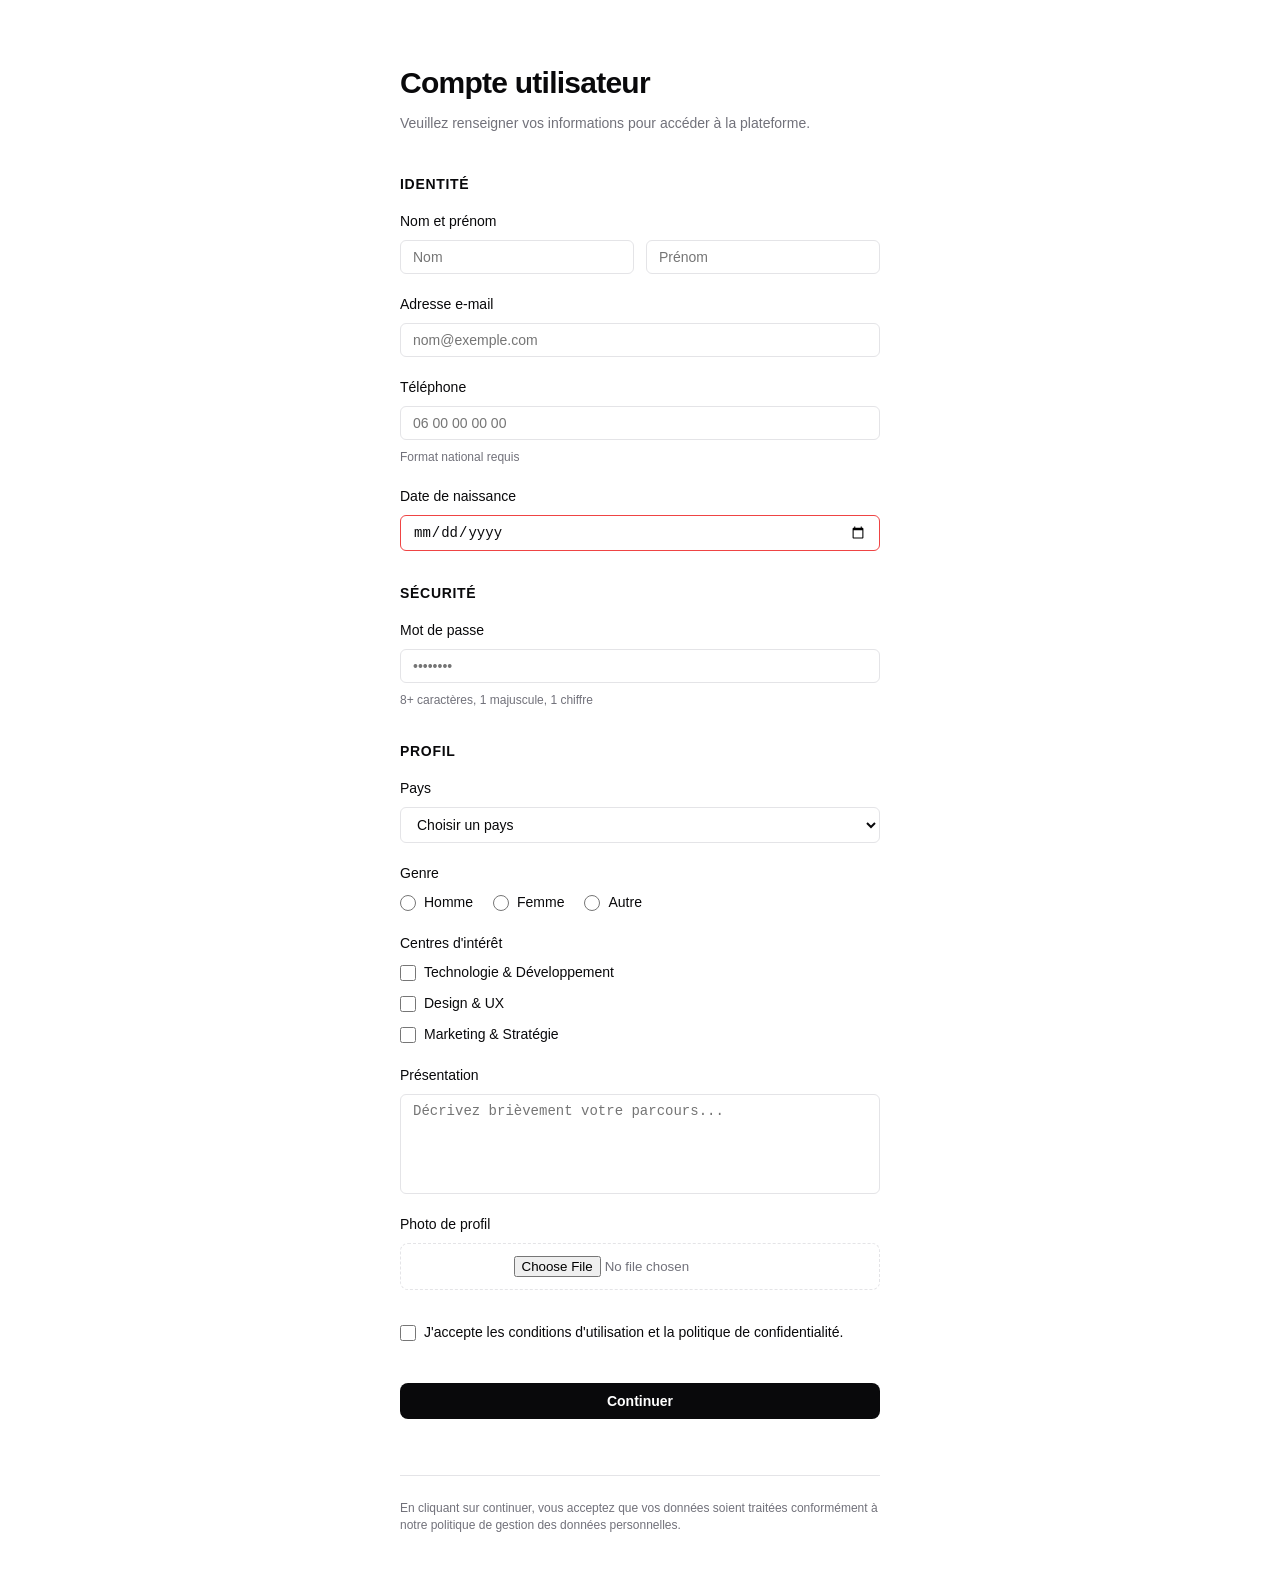
<file: tp2/index.html>
<!DOCTYPE html>
<html lang="fr">
<head>
    <meta charset="UTF-8">
    <meta name="viewport" content="width=device-width, initial-scale=1.0">
    <title>Inscription</title>
    <link rel="stylesheet" href="style.css">
</head>
<body>

<div class="container">
    <header>
        <h1>Compte utilisateur</h1>
        <p class="description">Veuillez renseigner vos informations pour accéder à la plateforme.</p>
    </header>

    <form action="#" method="POST">
        <fieldset>
            <legend>Identité</legend>
            <div class="field">
                <label>Nom et prénom</label>
                <div class="grid-cols-2">
                    <input type="text" name="lastname" placeholder="Nom" required autocomplete="family-name">
                    <input type="text" name="firstname" placeholder="Prénom" required autocomplete="given-name">
                </div>
            </div>

            <div class="field">
                <label for="email">Adresse e-mail</label>
                <input type="email" id="email" name="email" placeholder="nom@exemple.com" required autocomplete="email">
            </div>

            <div class="field">
                <label for="tel">Téléphone</label>
                <input type="tel" id="tel" name="tel" pattern="^(?:(?:\+|00)33|0)\s*[1-9](?:[\s.-]*\d{2}){4}$" placeholder="06 00 00 00 00" required>
                <span class="hint">Format national requis</span>
            </div>

            <div class="field">
                <label for="dob">Date de naissance</label>
                <input type="date" id="dob" name="dob" max="2007-01-01" required>
            </div>
        </fieldset>

        <fieldset>
            <legend>Sécurité</legend>
            <div class="field">
                <label for="pw">Mot de passe</label>
                <input type="password" id="pw" name="pw" pattern="(?=.*\d)(?=.*[A-Z]).{8,}" placeholder="••••••••" required>
                <span class="hint">8+ caractères, 1 majuscule, 1 chiffre</span>
            </div>
        </fieldset>

        <fieldset>
            <legend>Profil</legend>
            <div class="field">
                <label for="country">Pays</label>
                <select id="country" name="country" required>
                    <option value="" disabled selected>Choisir un pays</option>
                    <option value="France">France</option>
                    <option value="Belgique">Belgique</option>
                    <option value="Suisse">Suisse</option>
                    <option value="Canada">Canada</option>
                    <option value="Autre">Autre</option>
                </select>
            </div>

            <div class="field">
                <label>Genre</label>
                <div class="options-container" style="flex-direction: row; gap: 20px;">
                    <label class="checkbox-item"><input type="radio" name="g" value="h" required> Homme</label>
                    <label class="checkbox-item"><input type="radio" name="g" value="f"> Femme</label>
                    <label class="checkbox-item"><input type="radio" name="g" value="a"> Autre</label>
                </div>
            </div>

            <div class="field">
                <label>Centres d'intérêt</label>
                <div class="options-container">
                    <label class="checkbox-item"><input type="checkbox" name="i"> Technologie & Développement</label>
                    <label class="checkbox-item"><input type="checkbox" name="i"> Design & UX</label>
                    <label class="checkbox-item"><input type="checkbox" name="i"> Marketing & Stratégie</label>
                </div>
            </div>

            <div class="field">
                <label for="bio">Présentation</label>
                <textarea id="bio" maxlength="250" placeholder="Décrivez brièvement votre parcours..."></textarea>
            </div>

            <div class="field">
                <label>Photo de profil</label>
                <div class="file-input-wrapper">
                    <input type="file" id="file" accept="image/*">
                </div>
            </div>
        </fieldset>

        <div class="field">
            <label class="checkbox-item">
                <input type="checkbox" required>
                <span>J'accepte les conditions d'utilisation et la politique de confidentialité.</span>
            </label>
        </div>

        <div style="margin-top: 8px;">
            <button type="submit" class="submit-btn">Continuer</button>
        </div>

        <div class="footer-note">
            En cliquant sur continuer, vous acceptez que vos données soient traitées conformément à notre politique de gestion des données personnelles.
        </div>
    </form>
</div>

</body>
</html>
</file>
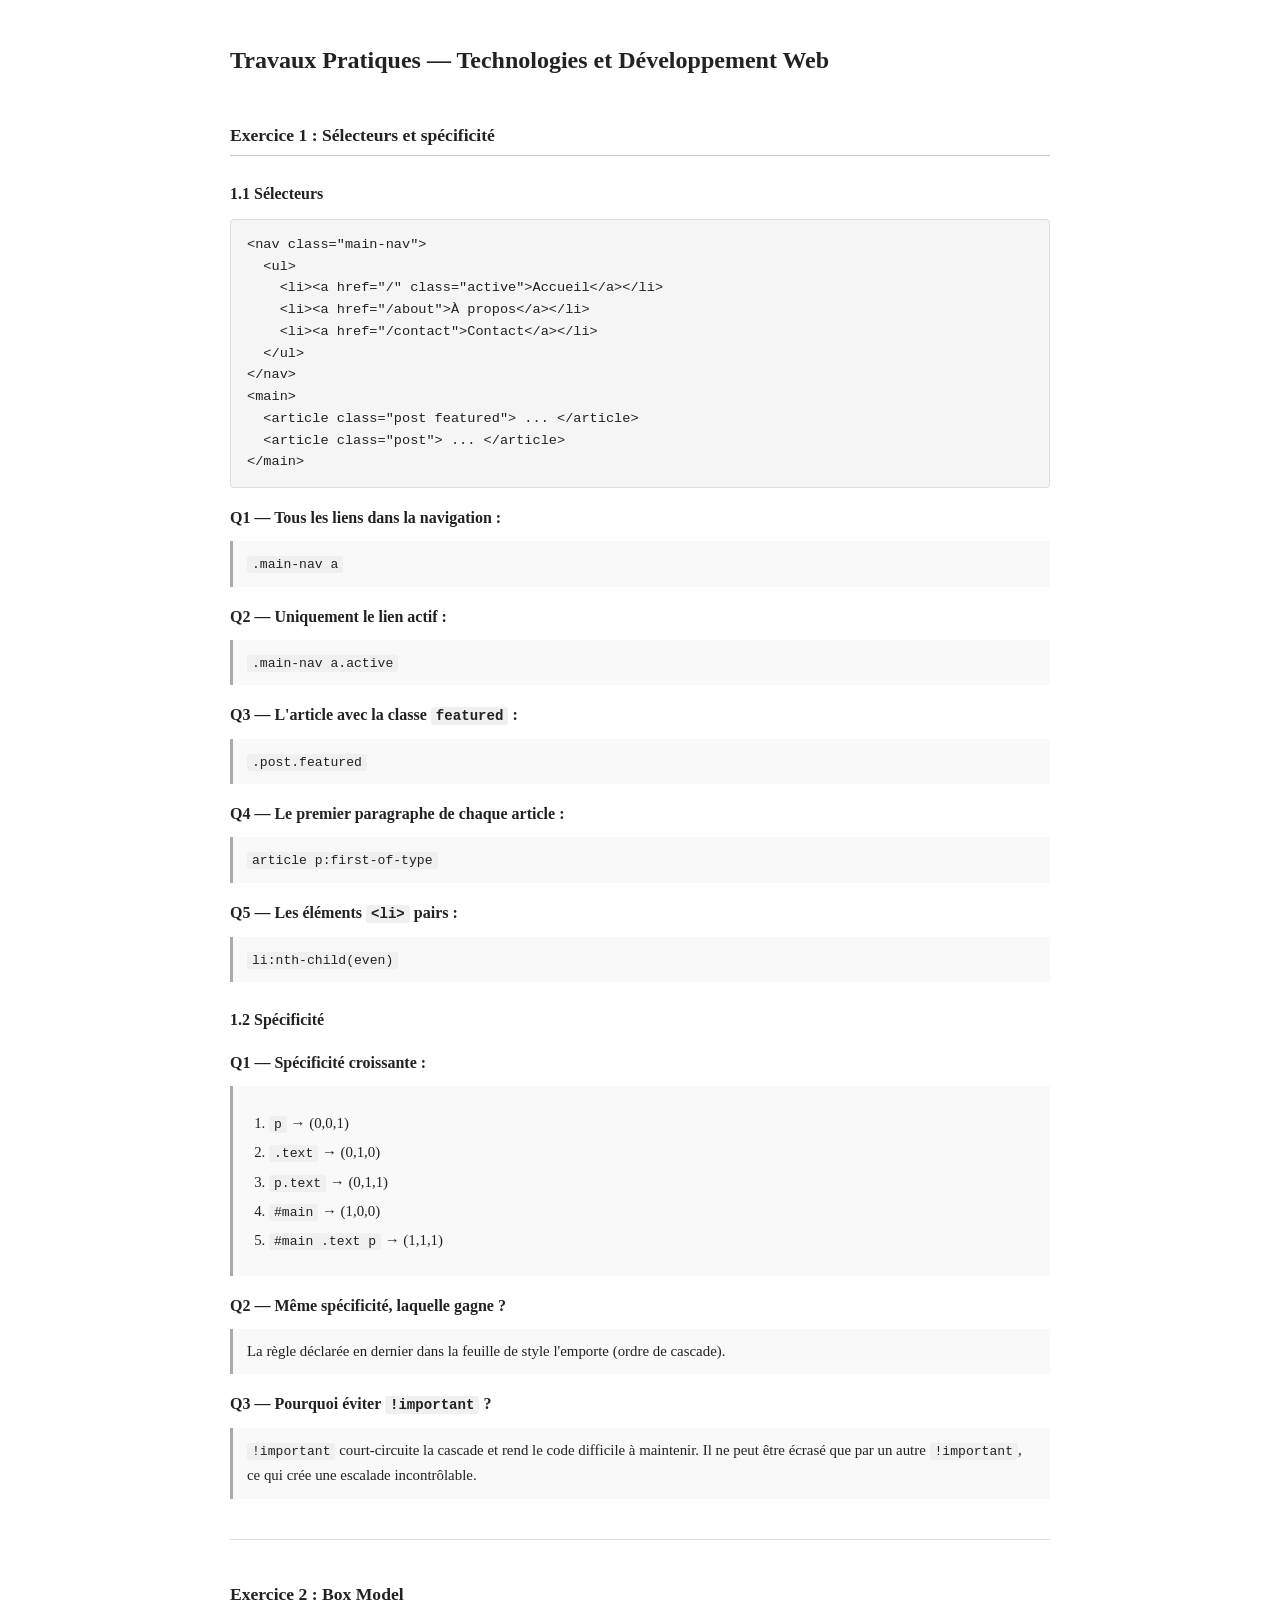
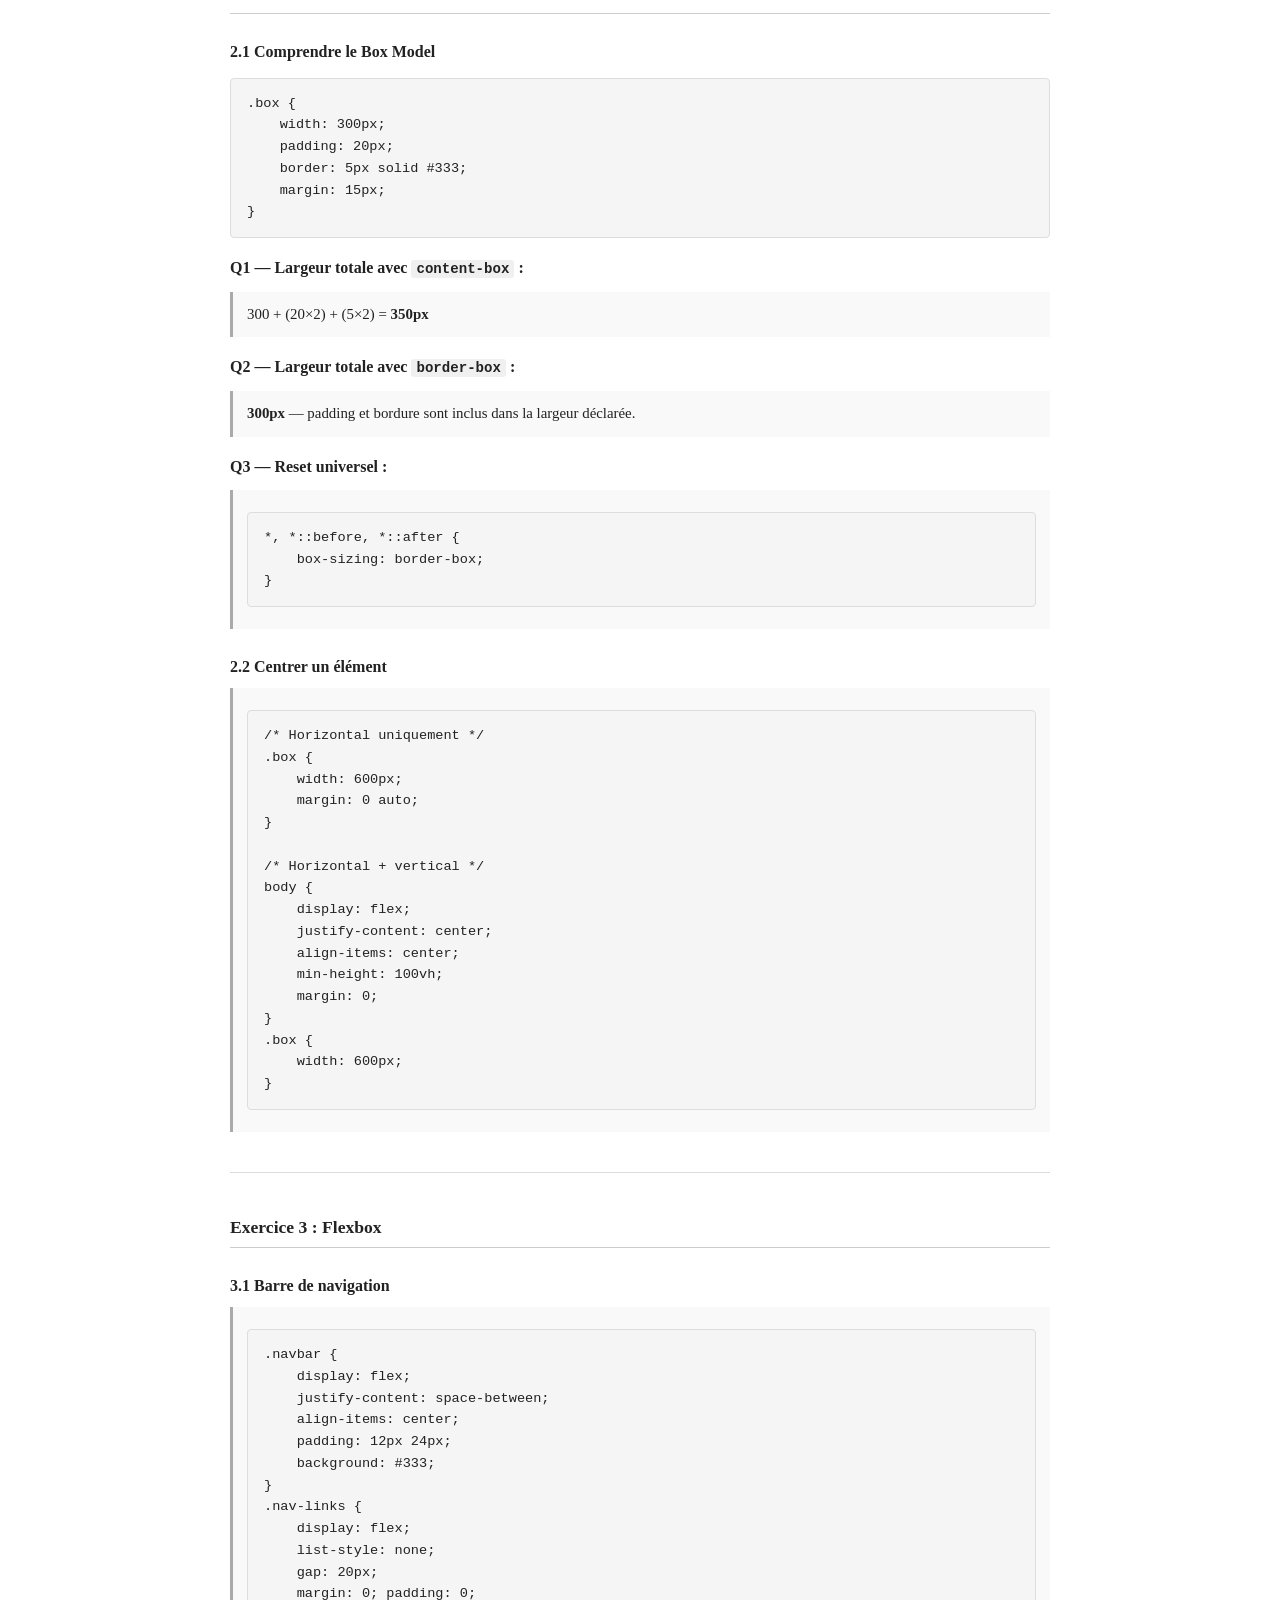
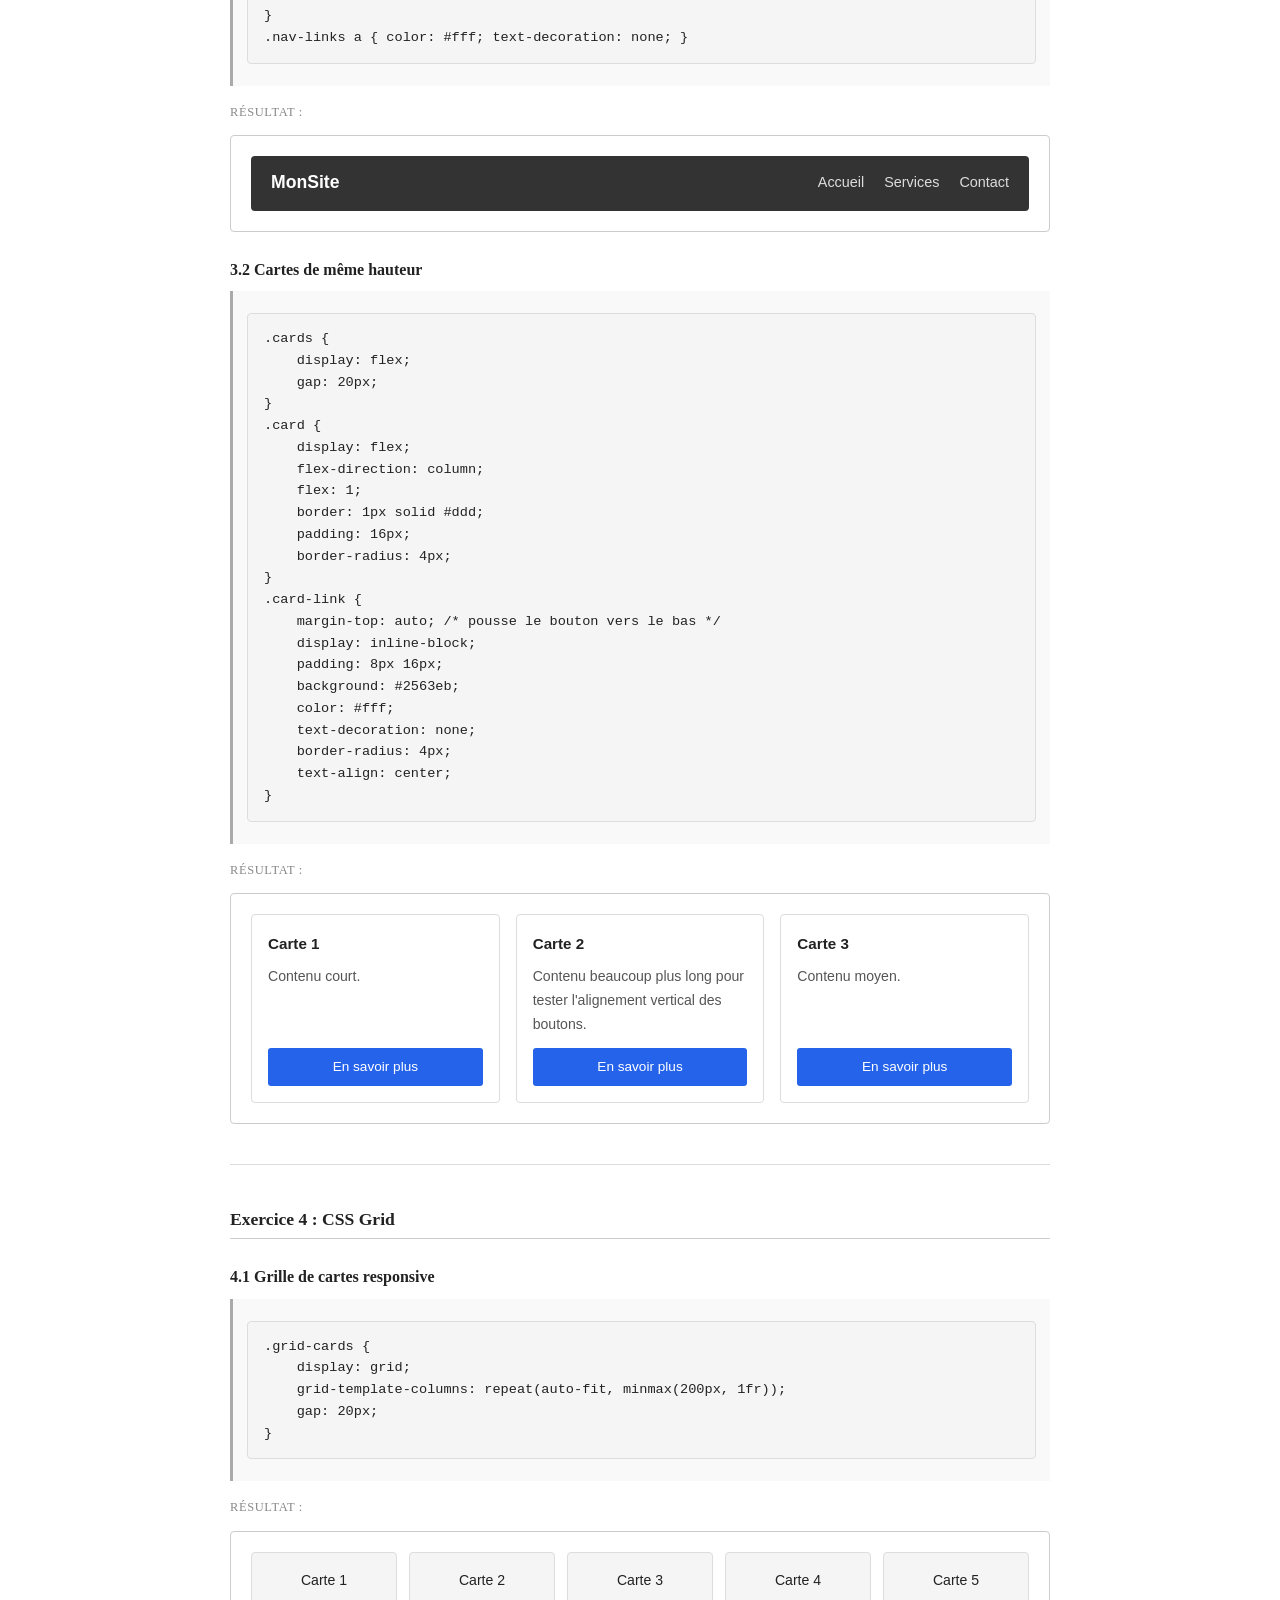
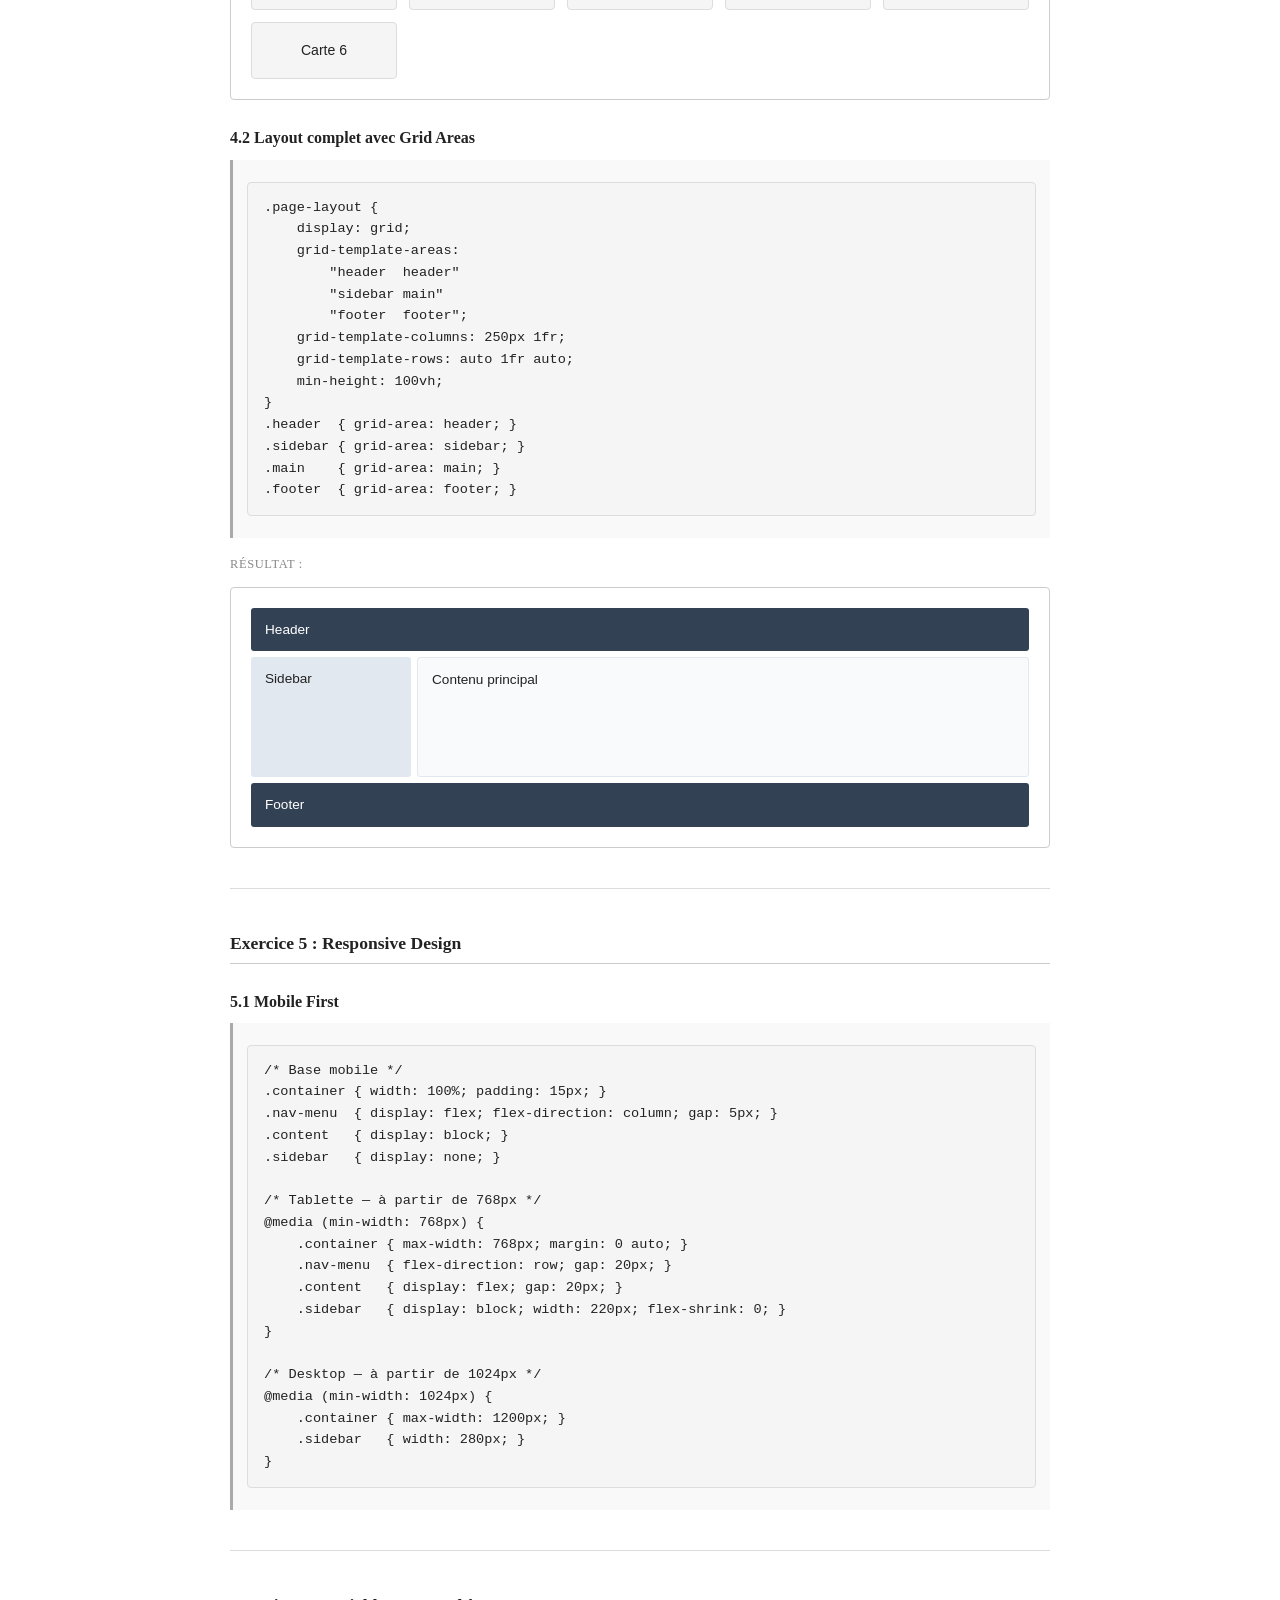
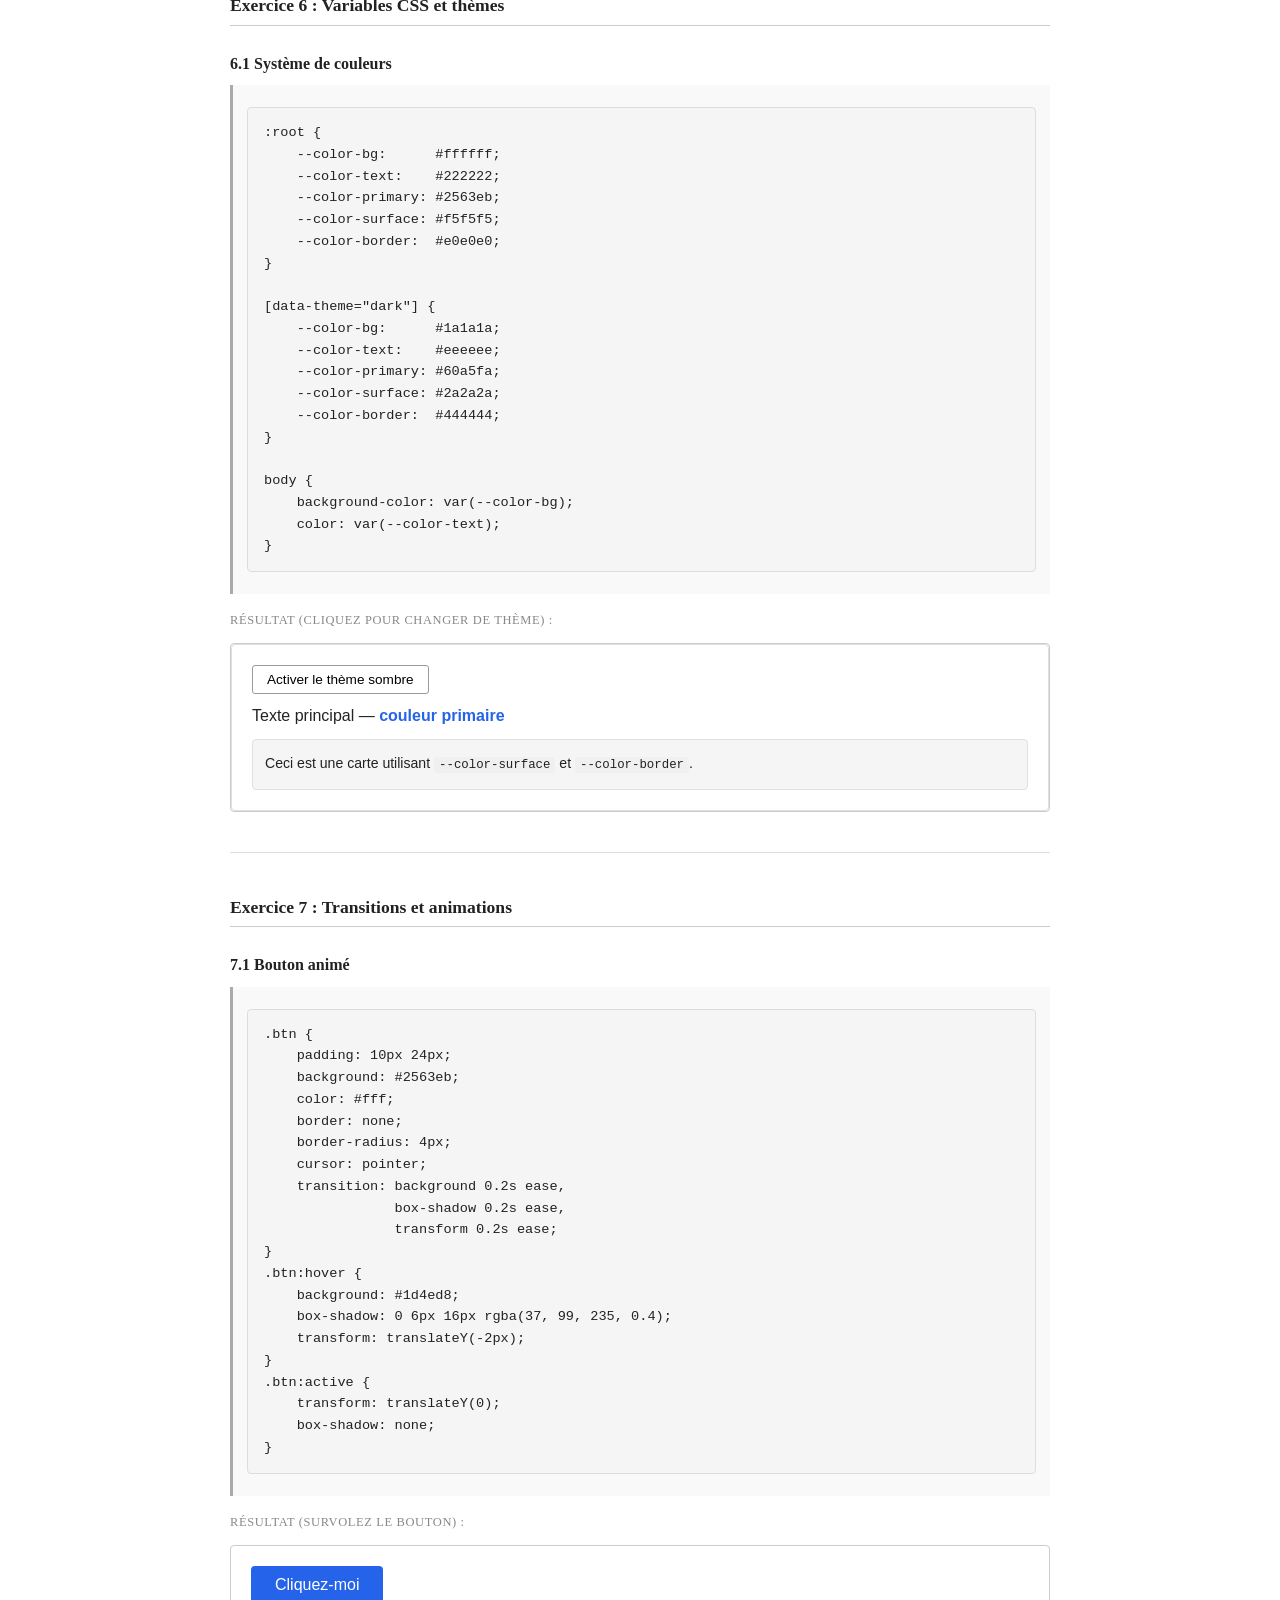
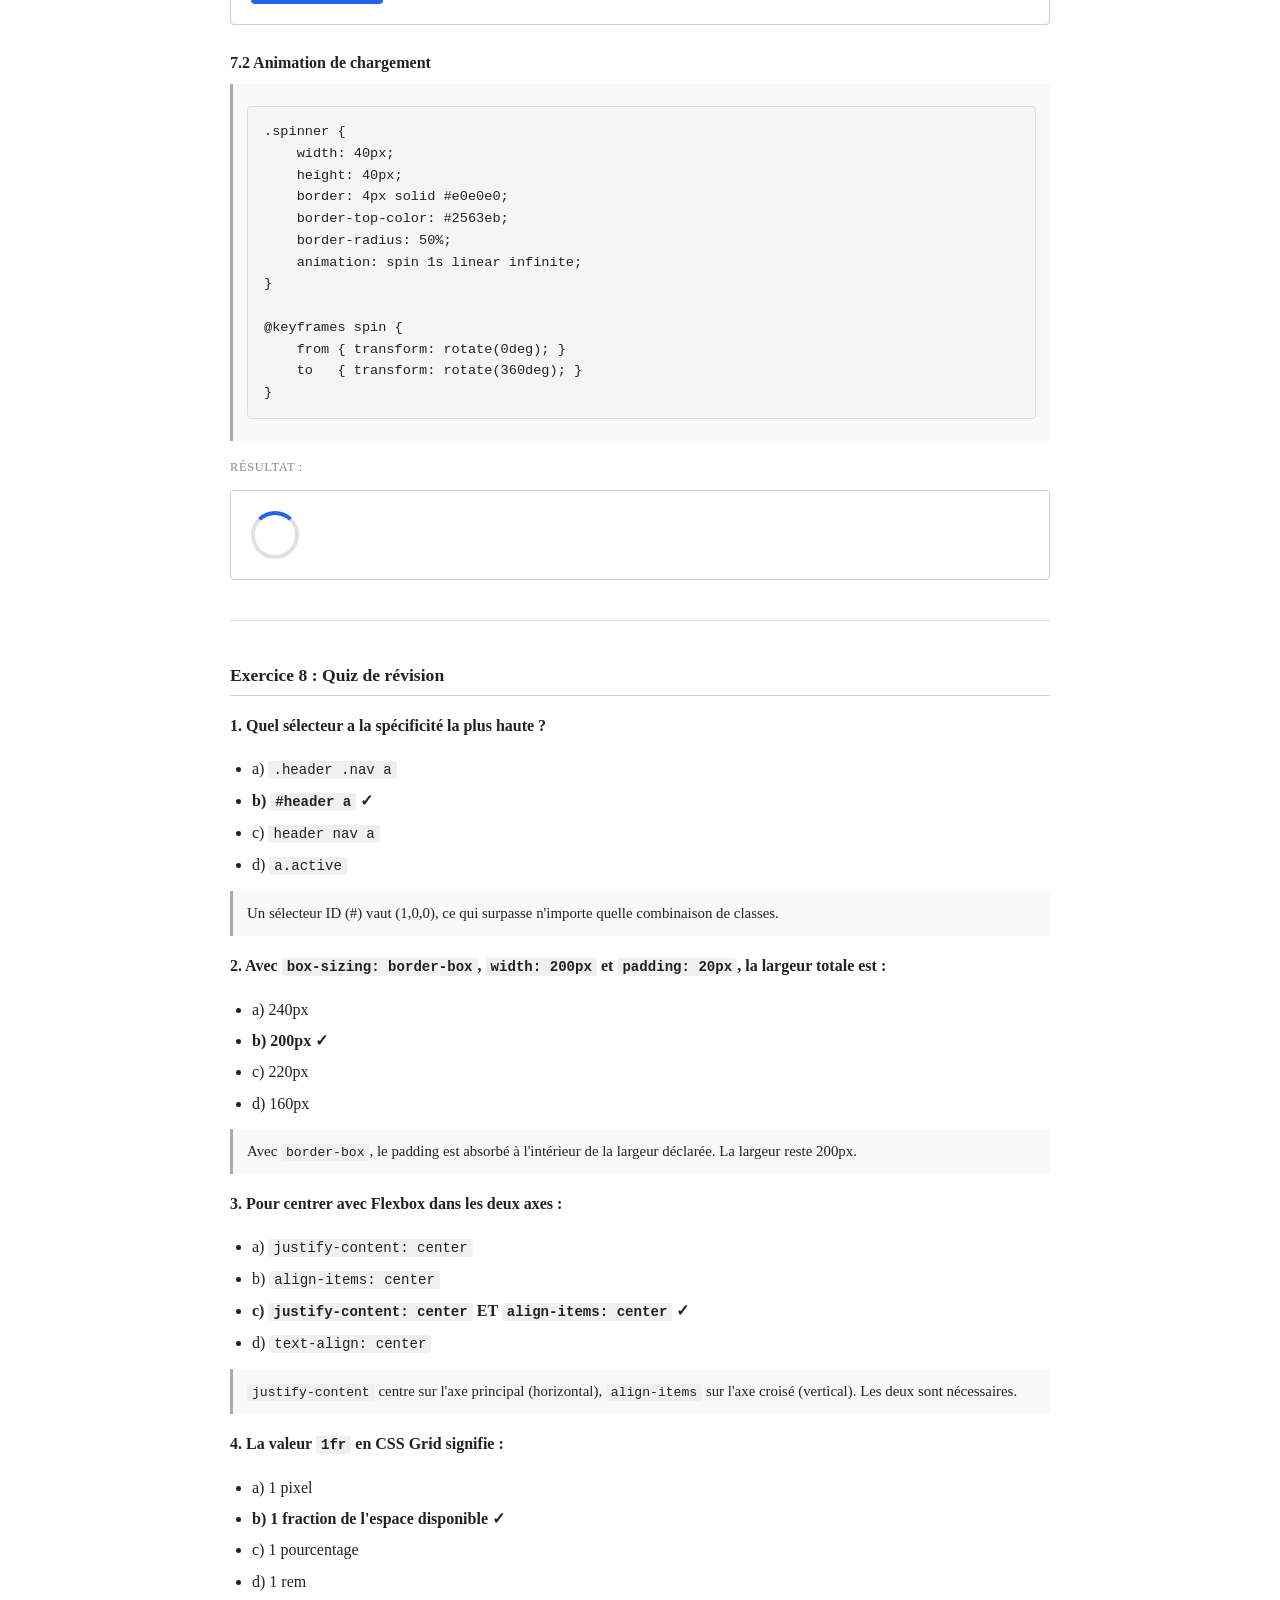
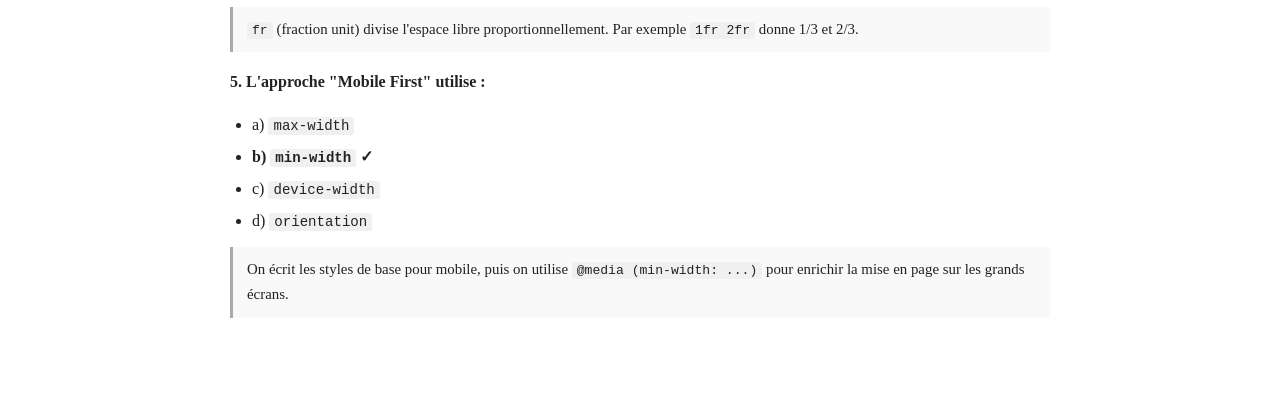
<file: Web/tp4/index.html>
<!DOCTYPE html>
<html lang="fr">

<head>
    <meta charset="UTF-8" />
    <meta name="viewport" content="width=device-width, initial-scale=1.0" />
    <title>TP – Technologies et Développement Web</title>
    <style>
        body {
            font-family: Georgia, serif;
            max-width: 820px;
            margin: 40px auto;
            padding: 0 24px 60px;
            color: #222;
            background: #fff;
            line-height: 1.7;
        }

        h1 {
            font-size: 1.5rem;
            margin-bottom: 4px;
        }

        .subtitle {
            color: #555;
            font-size: .95rem;
            margin-bottom: 32px;
        }

        h2 {
            font-size: 1.1rem;
            margin-top: 40px;
            margin-bottom: 6px;
            border-bottom: 1px solid #ccc;
            padding-bottom: 4px;
        }

        h3 {
            font-size: 1rem;
            margin-top: 24px;
            margin-bottom: 6px;
        }

        p {
            margin-bottom: 10px;
        }

        ul,
        ol {
            padding-left: 22px;
            margin-bottom: 12px;
        }

        li {
            margin-bottom: 4px;
        }

        pre {
            background: #f5f5f5;
            border: 1px solid #ddd;
            padding: 14px 16px;
            border-radius: 4px;
            overflow-x: auto;
            font-size: .85rem;
            line-height: 1.6;
            margin: 12px 0;
        }

        code {
            font-family: Consolas, monospace;
            background: #f0f0f0;
            padding: 1px 5px;
            border-radius: 3px;
            font-size: .88em;
        }

        pre code {
            background: none;
            padding: 0;
            font-size: inherit;
        }

        .answer {
            background: #f9f9f9;
            border-left: 3px solid #aaa;
            padding: 10px 14px;
            margin: 8px 0 16px;
            font-size: .93rem;
        }

        .answer strong.label {
            display: block;
            margin-bottom: 4px;
            color: #444;
            font-size: .82rem;
            text-transform: uppercase;
            letter-spacing: .04em;
        }

        /* live demo container */
        .demo {
            border: 1px solid #ccc;
            border-radius: 4px;
            padding: 20px;
            margin: 12px 0 20px;
            background: #fff;
        }

        .demo-label {
            font-size: .78rem;
            color: #888;
            text-transform: uppercase;
            letter-spacing: .05em;
            margin-bottom: 10px;
        }

        hr {
            border: none;
            border-top: 1px solid #ddd;
            margin: 40px 0;
        }

        footer {
            margin-top: 50px;
            font-size: .82rem;
            color: #888;
            border-top: 1px solid #eee;
            padding-top: 14px;
        }

        /* ============================================================
       DEMO STYLES — scoped inside .demo wrappers
    ============================================================ */

        /* Ex 3.1 — Navbar */
        .demo-navbar {
            display: flex;
            justify-content: space-between;
            align-items: center;
            padding: 12px 20px;
            background: #333;
            border-radius: 4px;
        }

        .demo-navbar .d-logo {
            color: #fff;
            font-weight: bold;
            font-size: 1.1rem;
            font-family: sans-serif;
        }

        .demo-navbar .d-nav-links {
            display: flex;
            list-style: none;
            gap: 20px;
            margin: 0;
            padding: 0;
        }

        .demo-navbar .d-nav-links a {
            color: #ddd;
            text-decoration: none;
            font-family: sans-serif;
            font-size: .9rem;
        }

        .demo-navbar .d-nav-links a:hover {
            color: #fff;
        }

        /* Ex 3.2 — Equal height cards */
        .demo-cards {
            display: flex;
            gap: 16px;
        }

        .demo-cards .d-card {
            display: flex;
            flex-direction: column;
            flex: 1;
            border: 1px solid #ddd;
            padding: 16px;
            border-radius: 4px;
            font-family: sans-serif;
            font-size: .88rem;
        }

        .demo-cards .d-card h3 {
            margin: 0 0 8px;
            font-size: .95rem;
        }

        .demo-cards .d-card p {
            margin: 0 0 12px;
            color: #555;
            flex: 1;
        }

        .demo-cards .d-card a {
            margin-top: auto;
            display: inline-block;
            padding: 7px 14px;
            background: #2563eb;
            color: #fff;
            text-decoration: none;
            border-radius: 3px;
            text-align: center;
            font-size: .85rem;
        }

        /* Ex 4.1 — Grid cards */
        .demo-grid {
            display: grid;
            grid-template-columns: repeat(auto-fit, minmax(140px, 1fr));
            gap: 12px;
        }

        .demo-grid .d-gcard {
            background: #f5f5f5;
            border: 1px solid #ddd;
            padding: 16px 12px;
            border-radius: 4px;
            text-align: center;
            font-family: sans-serif;
            font-size: .88rem;
        }

        /* Ex 4.2 — Grid layout */
        .demo-layout {
            display: grid;
            grid-template-areas:
                "header  header"
                "sidebar main"
                "footer  footer";
            grid-template-columns: 160px 1fr;
            grid-template-rows: auto 120px auto;
            gap: 6px;
            font-family: sans-serif;
            font-size: .85rem;
        }

        .demo-layout .d-header {
            grid-area: header;
            background: #334155;
            color: #fff;
            padding: 10px 14px;
            border-radius: 3px;
        }

        .demo-layout .d-sidebar {
            grid-area: sidebar;
            background: #e2e8f0;
            padding: 10px 14px;
            border-radius: 3px;
        }

        .demo-layout .d-main {
            grid-area: main;
            background: #f8fafc;
            border: 1px solid #e2e8f0;
            padding: 10px 14px;
            border-radius: 3px;
        }

        .demo-layout .d-footer {
            grid-area: footer;
            background: #334155;
            color: #fff;
            padding: 10px 14px;
            border-radius: 3px;
        }

        /* Ex 6 — Theme toggle */
        .demo-theme {
            font-family: sans-serif;
            padding: 20px;
            border-radius: 4px;
            transition: background .3s, color .3s;
            background: var(--demo-bg, #ffffff);
            color: var(--demo-text, #222222);
            border: 1px solid var(--demo-border, #e0e0e0);
        }

        .demo-theme.dark {
            --demo-bg: #1a1a1a;
            --demo-text: #eeeeee;
            --demo-border: #444444;
        }

        .demo-theme .d-card-inner {
            background: var(--demo-surface, #f5f5f5);
            border: 1px solid var(--demo-border, #e0e0e0);
            padding: 12px;
            border-radius: 4px;
            margin-top: 10px;
            font-size: .88rem;
        }

        .demo-theme.dark .d-card-inner {
            background: #2a2a2a;
        }

        .demo-theme .d-primary {
            color: var(--demo-primary, #2563eb);
            font-weight: bold;
        }

        .demo-theme.dark .d-primary {
            color: #60a5fa;
        }

        .theme-toggle {
            padding: 6px 14px;
            border: 1px solid #999;
            border-radius: 3px;
            background: #fff;
            cursor: pointer;
            font-size: .85rem;
            margin-bottom: 8px;
        }

        /* Ex 7.1 — Button */
        .demo-btn {
            display: inline-block;
            padding: 10px 24px;
            background: #2563eb;
            color: #fff;
            border: none;
            border-radius: 4px;
            cursor: pointer;
            font-size: 1rem;
            font-family: sans-serif;
            transition: background 0.2s ease, box-shadow 0.2s ease, transform 0.2s ease;
        }

        .demo-btn:hover {
            background: #1d4ed8;
            box-shadow: 0 6px 16px rgba(37, 99, 235, 0.35);
            transform: translateY(-2px);
        }

        .demo-btn:active {
            transform: translateY(0);
            box-shadow: none;
        }

        /* Ex 7.2 — Spinner */
        .demo-spinner {
            width: 40px;
            height: 40px;
            border: 4px solid #e0e0e0;
            border-top-color: #2563eb;
            border-radius: 50%;
            animation: spin 1s linear infinite;
        }

        @keyframes spin {
            from {
                transform: rotate(0deg);
            }

            to {
                transform: rotate(360deg);
            }
        }
    </style>
</head>

<body>

    <h1>Travaux Pratiques — Technologies et Développement Web</h1>
    <h2>Exercice 1 : Sélecteurs et spécificité</h2>

    <h3>1.1 Sélecteurs</h3>
    <pre><code>&lt;nav class="main-nav"&gt;
  &lt;ul&gt;
    &lt;li&gt;&lt;a href="/" class="active"&gt;Accueil&lt;/a&gt;&lt;/li&gt;
    &lt;li&gt;&lt;a href="/about"&gt;À propos&lt;/a&gt;&lt;/li&gt;
    &lt;li&gt;&lt;a href="/contact"&gt;Contact&lt;/a&gt;&lt;/li&gt;
  &lt;/ul&gt;
&lt;/nav&gt;
&lt;main&gt;
  &lt;article class="post featured"&gt; ... &lt;/article&gt;
  &lt;article class="post"&gt; ... &lt;/article&gt;
&lt;/main&gt;</code></pre>

    <p><strong>Q1 — Tous les liens dans la navigation :</strong></p>
    <div class="answer"><code>.main-nav a</code></div>

    <p><strong>Q2 — Uniquement le lien actif :</strong></p>
    <div class="answer"><code>.main-nav a.active</code></div>

    <p><strong>Q3 — L'article avec la classe <code>featured</code> :</strong></p>
    <div class="answer"><code>.post.featured</code></div>

    <p><strong>Q4 — Le premier paragraphe de chaque article :</strong></p>
    <div class="answer"><code>article p:first-of-type</code></div>

    <p><strong>Q5 — Les éléments <code>&lt;li&gt;</code> pairs :</strong></p>
    <div class="answer"><code>li:nth-child(even)</code></div>

    <h3>1.2 Spécificité</h3>

    <p><strong>Q1 — Spécificité croissante :</strong></p>
    <div class="answer">
        <ol>
            <li><code>p</code> → (0,0,1)</li>
            <li><code>.text</code> → (0,1,0)</li>
            <li><code>p.text</code> → (0,1,1)</li>
            <li><code>#main</code> → (1,0,0)</li>
            <li><code>#main .text p</code> → (1,1,1)</li>
        </ol>
    </div>

    <p><strong>Q2 — Même spécificité, laquelle gagne ?</strong></p>
    <div class="answer">La règle déclarée en dernier dans la feuille de style l'emporte (ordre de cascade).</div>

    <p><strong>Q3 — Pourquoi éviter <code>!important</code> ?</strong></p>
    <div class="answer"><code>!important</code> court-circuite la cascade et rend le code difficile à maintenir. Il ne
        peut être écrasé que par un autre <code>!important</code>, ce qui crée une escalade incontrôlable.</div>

    <hr>

    <h2>Exercice 2 : Box Model</h2>

    <h3>2.1 Comprendre le Box Model</h3>
    <pre><code>.box {
    width: 300px;
    padding: 20px;
    border: 5px solid #333;
    margin: 15px;
}</code></pre>

    <p><strong>Q1 — Largeur totale avec <code>content-box</code> :</strong></p>
    <div class="answer">300 + (20×2) + (5×2) = <strong>350px</strong></div>

    <p><strong>Q2 — Largeur totale avec <code>border-box</code> :</strong></p>
    <div class="answer"><strong>300px</strong> — padding et bordure sont inclus dans la largeur déclarée.</div>

    <p><strong>Q3 — Reset universel :</strong></p>
    <div class="answer">
        <pre><code>*, *::before, *::after {
    box-sizing: border-box;
}</code></pre>
    </div>

    <h3>2.2 Centrer un élément</h3>
    <div class="answer">
        <pre><code>/* Horizontal uniquement */
.box {
    width: 600px;
    margin: 0 auto;
}

/* Horizontal + vertical */
body {
    display: flex;
    justify-content: center;
    align-items: center;
    min-height: 100vh;
    margin: 0;
}
.box {
    width: 600px;
}</code></pre>
    </div>

    <hr>

    <h2>Exercice 3 : Flexbox</h2>

    <h3>3.1 Barre de navigation</h3>
    <div class="answer">
        <pre><code>.navbar {
    display: flex;
    justify-content: space-between;
    align-items: center;
    padding: 12px 24px;
    background: #333;
}
.nav-links {
    display: flex;
    list-style: none;
    gap: 20px;
    margin: 0; padding: 0;
}
.nav-links a { color: #fff; text-decoration: none; }</code></pre>
    </div>

    <p class="demo-label">Résultat :</p>
    <div class="demo">
        <nav class="demo-navbar">
            <div class="d-logo">MonSite</div>
            <ul class="d-nav-links">
                <li><a href="#">Accueil</a></li>
                <li><a href="#">Services</a></li>
                <li><a href="#">Contact</a></li>
            </ul>
        </nav>
    </div>

    <h3>3.2 Cartes de même hauteur</h3>
    <div class="answer">
        <pre><code>.cards {
    display: flex;
    gap: 20px;
}
.card {
    display: flex;
    flex-direction: column;
    flex: 1;
    border: 1px solid #ddd;
    padding: 16px;
    border-radius: 4px;
}
.card-link {
    margin-top: auto; /* pousse le bouton vers le bas */
    display: inline-block;
    padding: 8px 16px;
    background: #2563eb;
    color: #fff;
    text-decoration: none;
    border-radius: 4px;
    text-align: center;
}</code></pre>
    </div>

    <p class="demo-label">Résultat :</p>
    <div class="demo">
        <div class="demo-cards">
            <div class="d-card">
                <h3>Carte 1</h3>
                <p>Contenu court.</p>
                <a href="#">En savoir plus</a>
            </div>
            <div class="d-card">
                <h3>Carte 2</h3>
                <p>Contenu beaucoup plus long pour tester l'alignement vertical des boutons.</p>
                <a href="#">En savoir plus</a>
            </div>
            <div class="d-card">
                <h3>Carte 3</h3>
                <p>Contenu moyen.</p>
                <a href="#">En savoir plus</a>
            </div>
        </div>
    </div>

    <hr>

    <h2>Exercice 4 : CSS Grid</h2>

    <h3>4.1 Grille de cartes responsive</h3>
    <div class="answer">
        <pre><code>.grid-cards {
    display: grid;
    grid-template-columns: repeat(auto-fit, minmax(200px, 1fr));
    gap: 20px;
}</code></pre>
    </div>

    <p class="demo-label">Résultat :</p>
    <div class="demo">
        <div class="demo-grid">
            <div class="d-gcard">Carte 1</div>
            <div class="d-gcard">Carte 2</div>
            <div class="d-gcard">Carte 3</div>
            <div class="d-gcard">Carte 4</div>
            <div class="d-gcard">Carte 5</div>
            <div class="d-gcard">Carte 6</div>
        </div>
    </div>

    <h3>4.2 Layout complet avec Grid Areas</h3>
    <div class="answer">
        <pre><code>.page-layout {
    display: grid;
    grid-template-areas:
        "header  header"
        "sidebar main"
        "footer  footer";
    grid-template-columns: 250px 1fr;
    grid-template-rows: auto 1fr auto;
    min-height: 100vh;
}
.header  { grid-area: header; }
.sidebar { grid-area: sidebar; }
.main    { grid-area: main; }
.footer  { grid-area: footer; }</code></pre>
    </div>

    <p class="demo-label">Résultat :</p>
    <div class="demo">
        <div class="demo-layout">
            <div class="d-header">Header</div>
            <div class="d-sidebar">Sidebar</div>
            <div class="d-main">Contenu principal</div>
            <div class="d-footer">Footer</div>
        </div>
    </div>

    <hr>

    <h2>Exercice 5 : Responsive Design</h2>

    <h3>5.1 Mobile First</h3>
    <div class="answer">
        <pre><code>/* Base mobile */
.container { width: 100%; padding: 15px; }
.nav-menu  { display: flex; flex-direction: column; gap: 5px; }
.content   { display: block; }
.sidebar   { display: none; }

/* Tablette — à partir de 768px */
@media (min-width: 768px) {
    .container { max-width: 768px; margin: 0 auto; }
    .nav-menu  { flex-direction: row; gap: 20px; }
    .content   { display: flex; gap: 20px; }
    .sidebar   { display: block; width: 220px; flex-shrink: 0; }
}

/* Desktop — à partir de 1024px */
@media (min-width: 1024px) {
    .container { max-width: 1200px; }
    .sidebar   { width: 280px; }
}</code></pre>
    </div>

    <hr>

    <h2>Exercice 6 : Variables CSS et thèmes</h2>

    <h3>6.1 Système de couleurs</h3>
    <div class="answer">
        <pre><code>:root {
    --color-bg:      #ffffff;
    --color-text:    #222222;
    --color-primary: #2563eb;
    --color-surface: #f5f5f5;
    --color-border:  #e0e0e0;
}

[data-theme="dark"] {
    --color-bg:      #1a1a1a;
    --color-text:    #eeeeee;
    --color-primary: #60a5fa;
    --color-surface: #2a2a2a;
    --color-border:  #444444;
}

body {
    background-color: var(--color-bg);
    color: var(--color-text);
}</code></pre>
    </div>

    <p class="demo-label">Résultat (cliquez pour changer de thème) :</p>
    <div class="demo" style="padding:0;">
        <div class="demo-theme" id="themeDemo">
            <button class="theme-toggle" onclick="toggleTheme()">Activer le thème sombre</button>
            <p style="margin:0 0 4px;">Texte principal — <span class="d-primary">couleur primaire</span></p>
            <div class="d-card-inner">Ceci est une carte utilisant <code>--color-surface</code> et
                <code>--color-border</code>.</div>
        </div>
    </div>

    <hr>

    <h2>Exercice 7 : Transitions et animations</h2>

    <h3>7.1 Bouton animé</h3>
    <div class="answer">
        <pre><code>.btn {
    padding: 10px 24px;
    background: #2563eb;
    color: #fff;
    border: none;
    border-radius: 4px;
    cursor: pointer;
    transition: background 0.2s ease,
                box-shadow 0.2s ease,
                transform 0.2s ease;
}
.btn:hover {
    background: #1d4ed8;
    box-shadow: 0 6px 16px rgba(37, 99, 235, 0.4);
    transform: translateY(-2px);
}
.btn:active {
    transform: translateY(0);
    box-shadow: none;
}</code></pre>
    </div>

    <p class="demo-label">Résultat (survolez le bouton) :</p>
    <div class="demo">
        <button class="demo-btn">Cliquez-moi</button>
    </div>

    <h3>7.2 Animation de chargement</h3>
    <div class="answer">
        <pre><code>.spinner {
    width: 40px;
    height: 40px;
    border: 4px solid #e0e0e0;
    border-top-color: #2563eb;
    border-radius: 50%;
    animation: spin 1s linear infinite;
}

@keyframes spin {
    from { transform: rotate(0deg); }
    to   { transform: rotate(360deg); }
}</code></pre>
    </div>

    <p class="demo-label">Résultat :</p>
    <div class="demo">
        <div class="demo-spinner"></div>
    </div>

    <hr>

    <h2>Exercice 8 : Quiz de révision</h2>

    <p><strong>1. Quel sélecteur a la spécificité la plus haute ?</strong></p>
    <ul>
        <li>a) <code>.header .nav a</code></li>
        <li><strong>b) <code>#header a</code> ✓</strong></li>
        <li>c) <code>header nav a</code></li>
        <li>d) <code>a.active</code></li>
    </ul>
    <div class="answer">Un sélecteur ID (#) vaut (1,0,0), ce qui surpasse n'importe quelle combinaison de classes.</div>

    <p><strong>2. Avec <code>box-sizing: border-box</code>, <code>width: 200px</code> et <code>padding: 20px</code>, la
            largeur totale est :</strong></p>
    <ul>
        <li>a) 240px</li>
        <li><strong>b) 200px ✓</strong></li>
        <li>c) 220px</li>
        <li>d) 160px</li>
    </ul>
    <div class="answer">Avec <code>border-box</code>, le padding est absorbé à l'intérieur de la largeur déclarée. La
        largeur reste 200px.</div>

    <p><strong>3. Pour centrer avec Flexbox dans les deux axes :</strong></p>
    <ul>
        <li>a) <code>justify-content: center</code></li>
        <li>b) <code>align-items: center</code></li>
        <li><strong>c) <code>justify-content: center</code> ET <code>align-items: center</code> ✓</strong></li>
        <li>d) <code>text-align: center</code></li>
    </ul>
    <div class="answer"><code>justify-content</code> centre sur l'axe principal (horizontal), <code>align-items</code>
        sur l'axe croisé (vertical). Les deux sont nécessaires.</div>

    <p><strong>4. La valeur <code>1fr</code> en CSS Grid signifie :</strong></p>
    <ul>
        <li>a) 1 pixel</li>
        <li><strong>b) 1 fraction de l'espace disponible ✓</strong></li>
        <li>c) 1 pourcentage</li>
        <li>d) 1 rem</li>
    </ul>
    <div class="answer"><code>fr</code> (fraction unit) divise l'espace libre proportionnellement. Par exemple
        <code>1fr 2fr</code> donne 1/3 et 2/3.</div>

    <p><strong>5. L'approche "Mobile First" utilise :</strong></p>
    <ul>
        <li>a) <code>max-width</code></li>
        <li><strong>b) <code>min-width</code> ✓</strong></li>
        <li>c) <code>device-width</code></li>
        <li>d) <code>orientation</code></li>
    </ul>
    <div class="answer">On écrit les styles de base pour mobile, puis on utilise <code>@media (min-width: ...)</code>
        pour enrichir la mise en page sur les grands écrans.</div>

    <script>
        function toggleTheme() {
            const demo = document.getElementById('themeDemo');
            const btn = demo.querySelector('.theme-toggle');
            demo.classList.toggle('dark');
            btn.textContent = demo.classList.contains('dark')
                ? 'Activer le thème clair'
                : 'Activer le thème sombre';
        }
    </script>

</body>

</html>
</file>
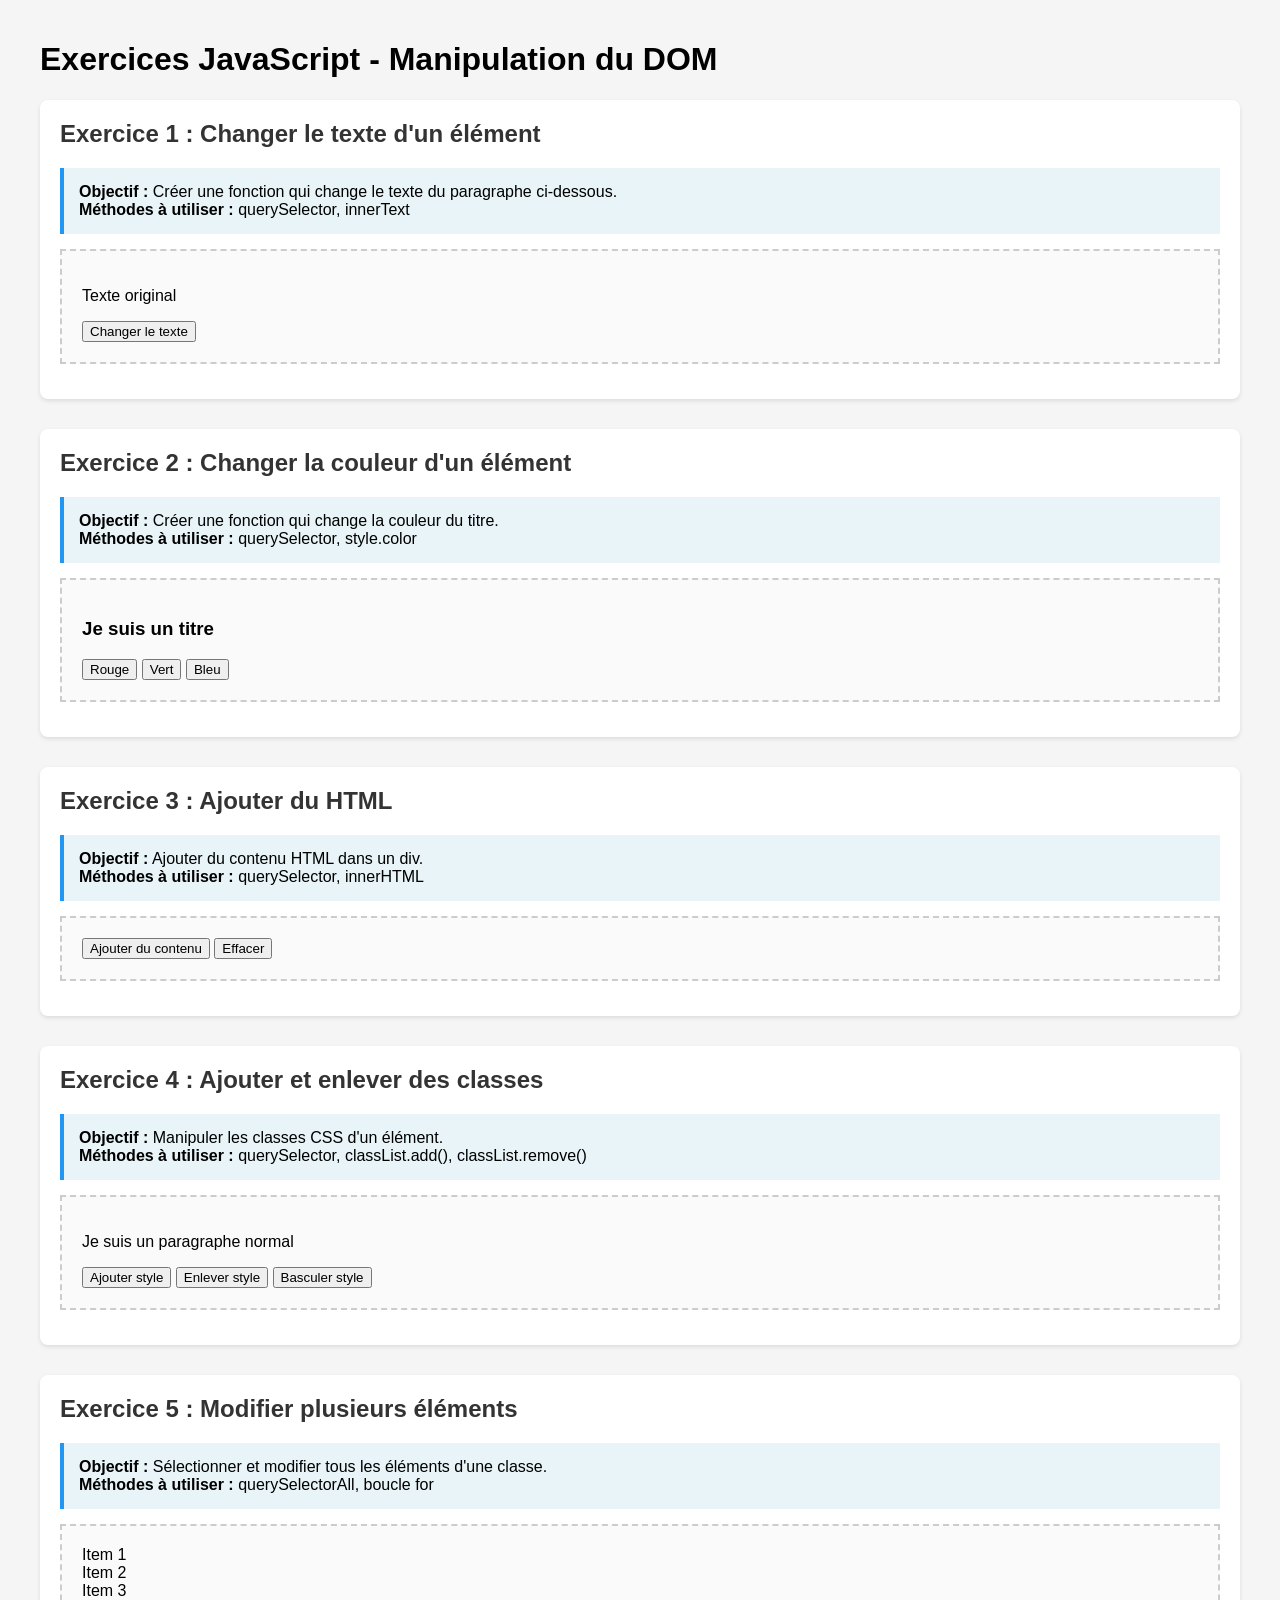
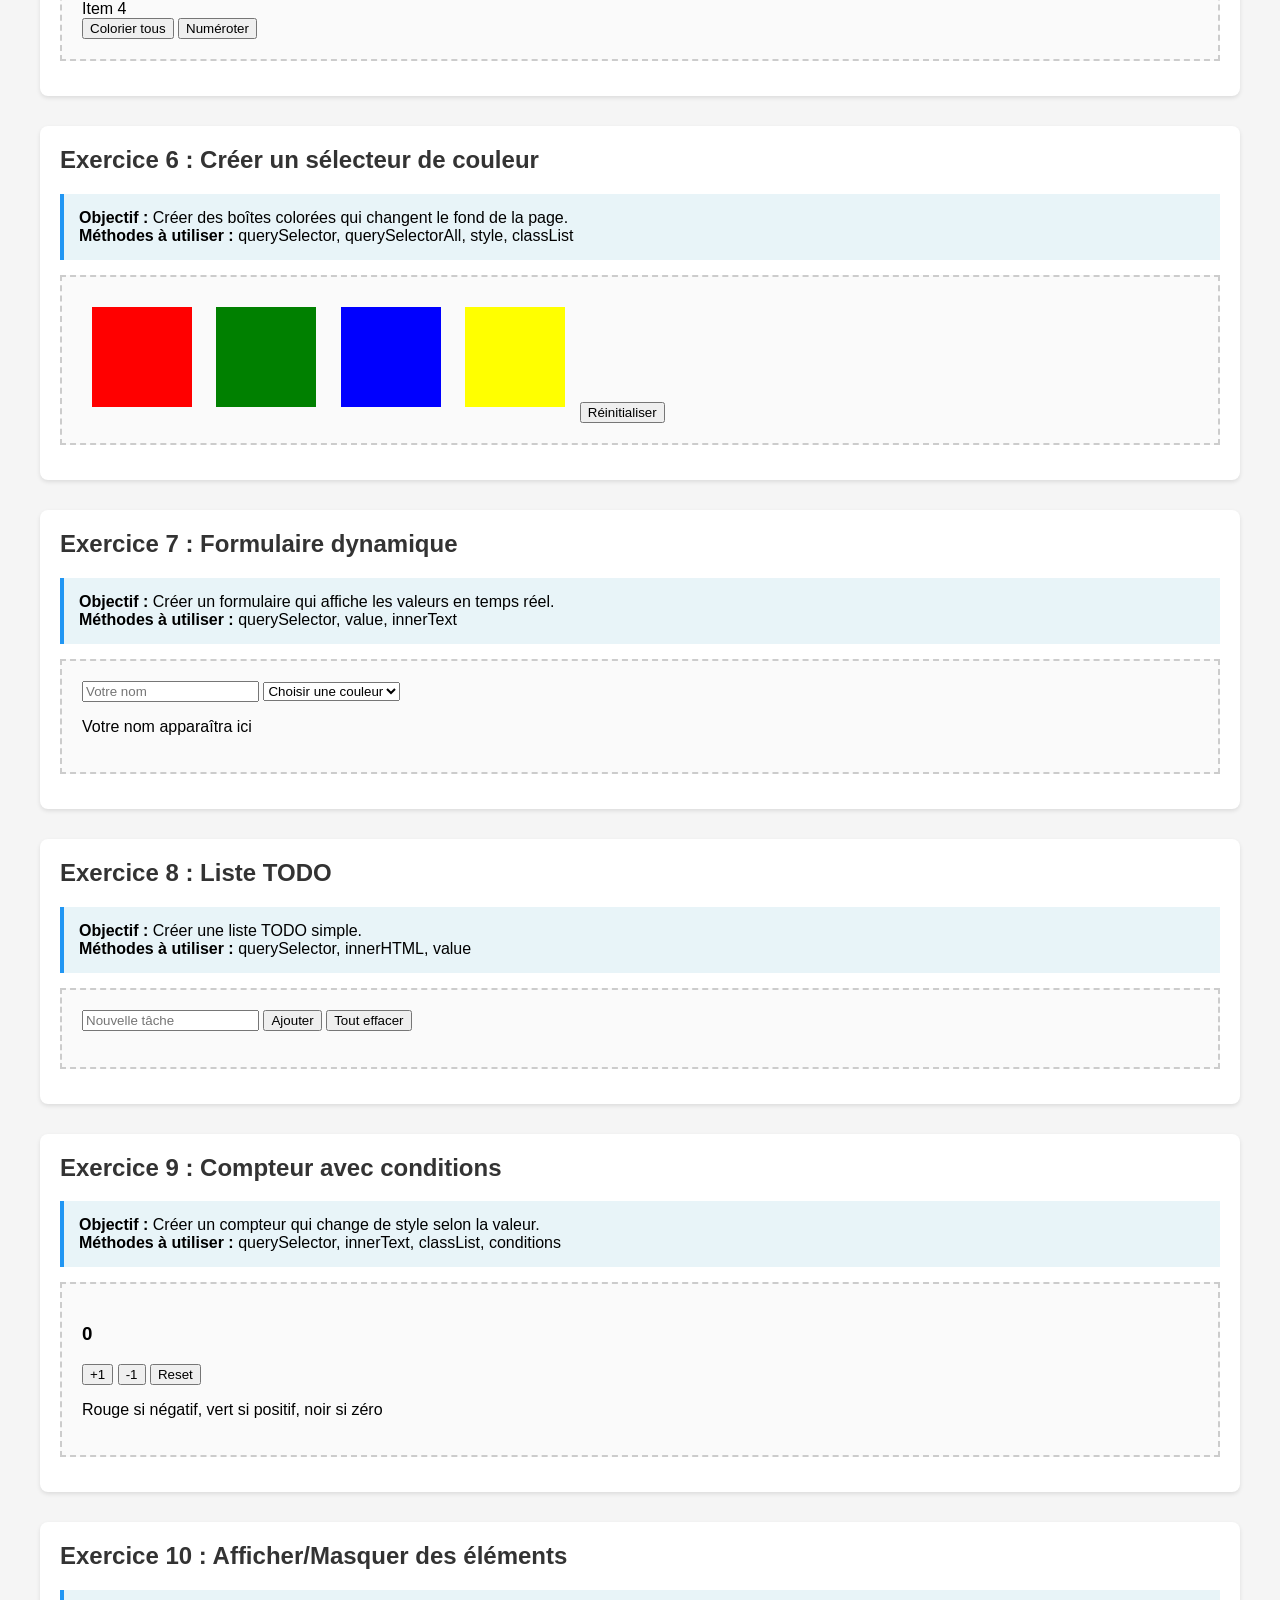
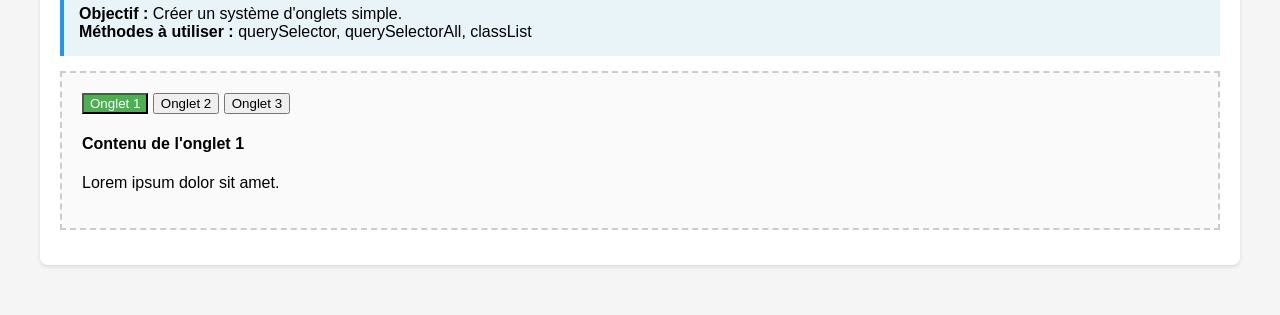
<file: Web/tp5/index.html>
<!DOCTYPE html>
<html lang="fr">
<head>
    <meta charset="UTF-8">
    <meta name="viewport" content="width=device-width, initial-scale=1.0">
    <title>Exercices JavaScript - Manipulation du DOM</title>
    <style>
        body {
            font-family: Arial, sans-serif;
            max-width: 1200px;
            margin: 0 auto;
            padding: 20px;
            background-color: #f5f5f5;
        }
        
        .exercice {
            background-color: white;
            padding: 20px;
            margin-bottom: 30px;
            border-radius: 8px;
            box-shadow: 0 2px 4px rgba(0,0,0,0.1);
        }
        
        .exercice h2 {
            color: #333;
            margin-top: 0;
        }
        
        .consigne {
            background-color: #e8f4f8;
            padding: 15px;
            border-left: 4px solid #2196F3;
            margin: 15px 0;
        }
        
        .zone-travail {
            border: 2px dashed #ccc;
            padding: 20px;
            margin: 15px 0;
            background-color: #fafafa;
        }
        
        /* Styles pour les exercices */
        .rouge { color: red; }
        .vert { color: green; }
        .bleu { color: blue; }
        .fond-jaune { background-color: yellow; }
        .grand-texte { font-size: 24px; }
        .bordure { border: 3px solid black; }
        .cache { display: none; }
        .visible { display: block; }
        
        .boite {
            width: 100px;
            height: 100px;
            margin: 10px;
            display: inline-block;
        }
        
        .actif {
            background-color: #4CAF50 !important;
            color: white !important;
        }
        
        .survol {
            background-color: #ff9800;
            transform: scale(1.1);
            transition: all 0.3s;
        }
    </style>
</head>
<body>
    <h1>Exercices JavaScript - Manipulation du DOM</h1>
    
    <!-- EXERCICE 1 : Très simple - Changer le texte -->
    <div class="exercice">
        <h2>Exercice 1 : Changer le texte d'un élément</h2>
        <div class="consigne">
            <strong>Objectif :</strong> Créer une fonction qui change le texte du paragraphe ci-dessous.<br>
            <strong>Méthodes à utiliser :</strong> querySelector, innerText
        </div>
        
        <div class="zone-travail">
            <p id="texte1">Texte original</p>
            <button onclick="changerTexte()">Changer le texte</button>
        </div>
        
        <script>
            function changerTexte() {
                document.querySelector("#texte1").textContent = "Texte modifié !";
            }
        </script>
    </div>
    
    <!-- EXERCICE 2 : Changer la couleur -->
    <div class="exercice">
        <h2>Exercice 2 : Changer la couleur d'un élément</h2>
        <div class="consigne">
            <strong>Objectif :</strong> Créer une fonction qui change la couleur du titre.<br>
            <strong>Méthodes à utiliser :</strong> querySelector, style.color
        </div>
        
        <div class="zone-travail">
            <h3 id="titre2">Je suis un titre</h3>
            <button onclick="changerCouleur()">Rouge</button>
            <button onclick="changerCouleurVert()">Vert</button>
            <button onclick="changerCouleurBleu()">Bleu</button>
        </div>
        
        <script>
            function changerCouleur() {
                document.querySelector("#titre2").style.color = "red";
            }
            
            function changerCouleurVert() {
                document.querySelector("#titre2").style.color = "green";
            }
            
            function changerCouleurBleu() {
                document.querySelector("#titre2").style.color = "blue";
            }
        </script>
    </div>
    
    <!-- EXERCICE 3 : Utiliser innerHTML -->
    <div class="exercice">
        <h2>Exercice 3 : Ajouter du HTML</h2>
        <div class="consigne">
            <strong>Objectif :</strong> Ajouter du contenu HTML dans un div.<br>
            <strong>Méthodes à utiliser :</strong> querySelector, innerHTML
        </div>
        
        <div class="zone-travail">
            <div id="conteneur3"></div>
            <button onclick="ajouterContenu()">Ajouter du contenu</button>
            <button onclick="effacerContenu()">Effacer</button>
        </div>
        
        <script>
            function ajouterContenu() {
                document.querySelector("#conteneur3").innerHTML = '<h4>Nouveau titre</h4><p>Nouveau paragraphe</p>';
            }
            
            function effacerContenu() {
                document.querySelector("#conteneur3").innerHTML = '';
            }
        </script>
    </div>
    
    <!-- EXERCICE 4 : Utiliser classList -->
    <div class="exercice">
        <h2>Exercice 4 : Ajouter et enlever des classes</h2>
        <div class="consigne">
            <strong>Objectif :</strong> Manipuler les classes CSS d'un élément.<br>
            <strong>Méthodes à utiliser :</strong> querySelector, classList.add(), classList.remove()
        </div>
        
        <div class="zone-travail">
            <p id="paragraphe4">Je suis un paragraphe normal</p>
            <button onclick="ajouterClasse()">Ajouter style</button>
            <button onclick="enleverClasse()">Enlever style</button>
            <button onclick="basculerClasse()">Basculer style</button>
        </div>
        
        <script>
            function ajouterClasse() {
                document.querySelector("#paragraphe4").classList.add("rouge", "grand-texte");
            }
            
            function enleverClasse() {
                document.querySelector("#paragraphe4").classList.remove("rouge", "grand-texte");
            }
            
            function basculerClasse() {
                document.querySelector("#paragraphe4").classList.toggle("bordure");
            }
        </script>
    </div>
    
    <!-- EXERCICE 5 : Sélectionner plusieurs éléments -->
    <div class="exercice">
        <h2>Exercice 5 : Modifier plusieurs éléments</h2>
        <div class="consigne">
            <strong>Objectif :</strong> Sélectionner et modifier tous les éléments d'une classe.<br>
            <strong>Méthodes à utiliser :</strong> querySelectorAll, boucle for
        </div>
        
        <div class="zone-travail">
            <div class="item">Item 1</div>
            <div class="item">Item 2</div>
            <div class="item">Item 3</div>
            <div class="item">Item 4</div>
            <button onclick="colorierTous()">Colorier tous</button>
            <button onclick="numeroteTous()">Numéroter</button>
        </div>
        
        <script>
            function colorierTous() {
                const items = document.querySelectorAll('.zone-travail .item');
                items.forEach(item => {
                    item.style.color = 'red' ; 
                }); 
            }
            
            function numeroteTous() {
                var counter = 1 ; 
                const items = document.querySelectorAll('.zone-travail .item');
                items.forEach(item => {
                    item.textContent = counter +  '. Item'  ; 
                    counter++;
                }); 
            }
        </script>
    </div>
    
    <!-- EXERCICE 6 : Interactions plus complexes -->
    <div class="exercice">
        <h2>Exercice 6 : Créer un sélecteur de couleur</h2>
        <div class="consigne">
            <strong>Objectif :</strong> Créer des boîtes colorées qui changent le fond de la page.<br>
            <strong>Méthodes à utiliser :</strong> querySelector, querySelectorAll, style, classList
        </div>
        
        <div class="zone-travail">
            <div class="boite" style="background-color: red;" onclick="changerFond('red')"></div>
            <div class="boite" style="background-color: green;" onclick="changerFond('green')"></div>
            <div class="boite" style="background-color: blue;" onclick="changerFond('blue')"></div>
            <div class="boite" style="background-color: yellow;" onclick="changerFond('yellow')"></div>
            <button onclick="reinitialiserFond()">Réinitialiser</button>
        </div>
        
        <script>
            function changerFond(couleur) {
                document.querySelector('body').style.backgroundColor = couleur ; 
            }
            
            function reinitialiserFond() {
                document.querySelector('body').style.backgroundColor = '#f5f5f5'
            }
        </script>
    </div>
    
    <!-- EXERCICE 7 : Formulaire dynamique -->
    <div class="exercice">
        <h2>Exercice 7 : Formulaire dynamique</h2>
        <div class="consigne">
            <strong>Objectif :</strong> Créer un formulaire qui affiche les valeurs en temps réel.<br>
            <strong>Méthodes à utiliser :</strong> querySelector, value, innerText
        </div>
        
        <div class="zone-travail">
            <input type="text" id="nom" placeholder="Votre nom" onkeyup="afficherNom()">
            <select id="couleur" onchange="appliquerCouleur()">
                <option value="">Choisir une couleur</option>
                <option value="red">Rouge</option>
                <option value="green">Vert</option>
                <option value="blue">Bleu</option>
            </select>
            <p id="affichage7">Votre nom apparaîtra ici</p>
        </div>
        
        <script>
            function afficherNom() {
                const nom = document.querySelector("#nom").value;
                document.querySelector("#affichage7").innerText = nom ? "Bonjour " + nom + " !" : "Votre nom apparaîtra ici";
            }
            
            function appliquerCouleur() {
                const couleur = document.querySelector("#couleur").value;
                document.querySelector("#affichage7").style.color = couleur;
            }
        </script>
    </div>
    
    <!-- EXERCICE 8 : Liste TODO simple -->
    <div class="exercice">
        <h2>Exercice 8 : Liste TODO</h2>
        <div class="consigne">
            <strong>Objectif :</strong> Créer une liste TODO simple.<br>
            <strong>Méthodes à utiliser :</strong> querySelector, innerHTML, value
        </div>
        
        <div class="zone-travail">
            <input type="text" id="tache" placeholder="Nouvelle tâche">
            <button onclick="ajouterTache()">Ajouter</button>
            <button onclick="effacerTout()">Tout effacer</button>
            <ul id="listeTaches"></ul>
        </div>
        
        <script>
            function ajouterTache() {
                const tacheInput = document.querySelector("#tache");
                const tache = tacheInput.value;
                if (tache.trim() !== "") {
                    const li = document.createElement("li");
                    li.innerHTML = tache + ' <button onclick="supprimerTache(this)">X</button>';
                    document.querySelector("#listeTaches").appendChild(li);
                    tacheInput.value = "";
                }
            }
            
            function supprimerTache(bouton) {
                bouton.parentElement.remove();
            }
            
            function effacerTout() {
                document.querySelector("#listeTaches").innerHTML = "";
            }
        </script>
    </div>
    
    <!-- EXERCICE 9 : Compteur avec style -->
    <div class="exercice">
        <h2>Exercice 9 : Compteur avec conditions</h2>
        <div class="consigne">
            <strong>Objectif :</strong> Créer un compteur qui change de style selon la valeur.<br>
            <strong>Méthodes à utiliser :</strong> querySelector, innerText, classList, conditions
        </div>
        
        <div class="zone-travail">
            <h3 id="compteur">0</h3>
            <button onclick="incrementer()">+1</button>
            <button onclick="decrementer()">-1</button>
            <button onclick="reinitialiser()">Reset</button>
            <p>Rouge si négatif, vert si positif, noir si zéro</p>
        </div>
        
        <script>
            function incrementer() {
                const compteur = document.querySelector("#compteur");
                const valeur = parseInt(compteur.innerText) + 1;
                compteur.innerText = valeur;
                ajusterCouleur(valeur);
            }
            
            function decrementer() {
                const compteur = document.querySelector("#compteur");
                const valeur = parseInt(compteur.innerText) - 1;
                compteur.innerText = valeur;
                ajusterCouleur(valeur);
            }
            
            function reinitialiser() {
                document.querySelector("#compteur").innerText = "0";
                ajusterCouleur(0);
            }
            
            function ajusterCouleur(valeur) {
                const compteur = document.querySelector("#compteur");
                if (valeur < 0) {
                    compteur.style.color = "red";
                } else if (valeur > 0) {
                    compteur.style.color = "green";
                } else {
                    compteur.style.color = "black";
                }
            }
        </script>
    </div>
    
    <!-- EXERCICE 10 : Mini-jeu de mémoire -->
    <div class="exercice">
        <h2>Exercice 10 : Afficher/Masquer des éléments</h2>
        <div class="consigne">
            <strong>Objectif :</strong> Créer un système d'onglets simple.<br>
            <strong>Méthodes à utiliser :</strong> querySelector, querySelectorAll, classList
        </div>
        
        <div class="zone-travail">
            <button onclick="afficherOnglet(1)" class="onglet actif">Onglet 1</button>
            <button onclick="afficherOnglet(2)" class="onglet">Onglet 2</button>
            <button onclick="afficherOnglet(3)" class="onglet">Onglet 3</button>
            
            <div id="contenu1" class="contenu-onglet visible">
                <h4>Contenu de l'onglet 1</h4>
                <p>Lorem ipsum dolor sit amet.</p>
            </div>
            <div id="contenu2" class="contenu-onglet cache">
                <h4>Contenu de l'onglet 2</h4>
                <p>Consectetur adipiscing elit.</p>
            </div>
            <div id="contenu3" class="contenu-onglet cache">
                <h4>Contenu de l'onglet 3</h4>
                <p>Sed do eiusmod tempor.</p>
            </div>
        </div>
        
        <script>
            function afficherOnglet(numero) {
                // Cacher tous les contenus
                const contenus = document.querySelectorAll(".contenu-onglet");
                contenus.forEach(contenu => {
                    contenu.classList.remove("visible");
                    contenu.classList.add("cache");
                });
                
                // Afficher le contenu sélectionné
                document.querySelector("#contenu" + numero).classList.remove("cache");
                document.querySelector("#contenu" + numero).classList.add("visible");
                
                // Enlever la classe "actif" de tous les boutons
                const boutons = document.querySelectorAll(".onglet");
                boutons.forEach(bouton => {
                    bouton.classList.remove("actif");
                });
                
                // Ajouter la classe "actif" au bouton cliqué
                event.target.classList.add("actif");
            }
        </script>
        </script>
    </div>
   
</body>
</html>
</file>
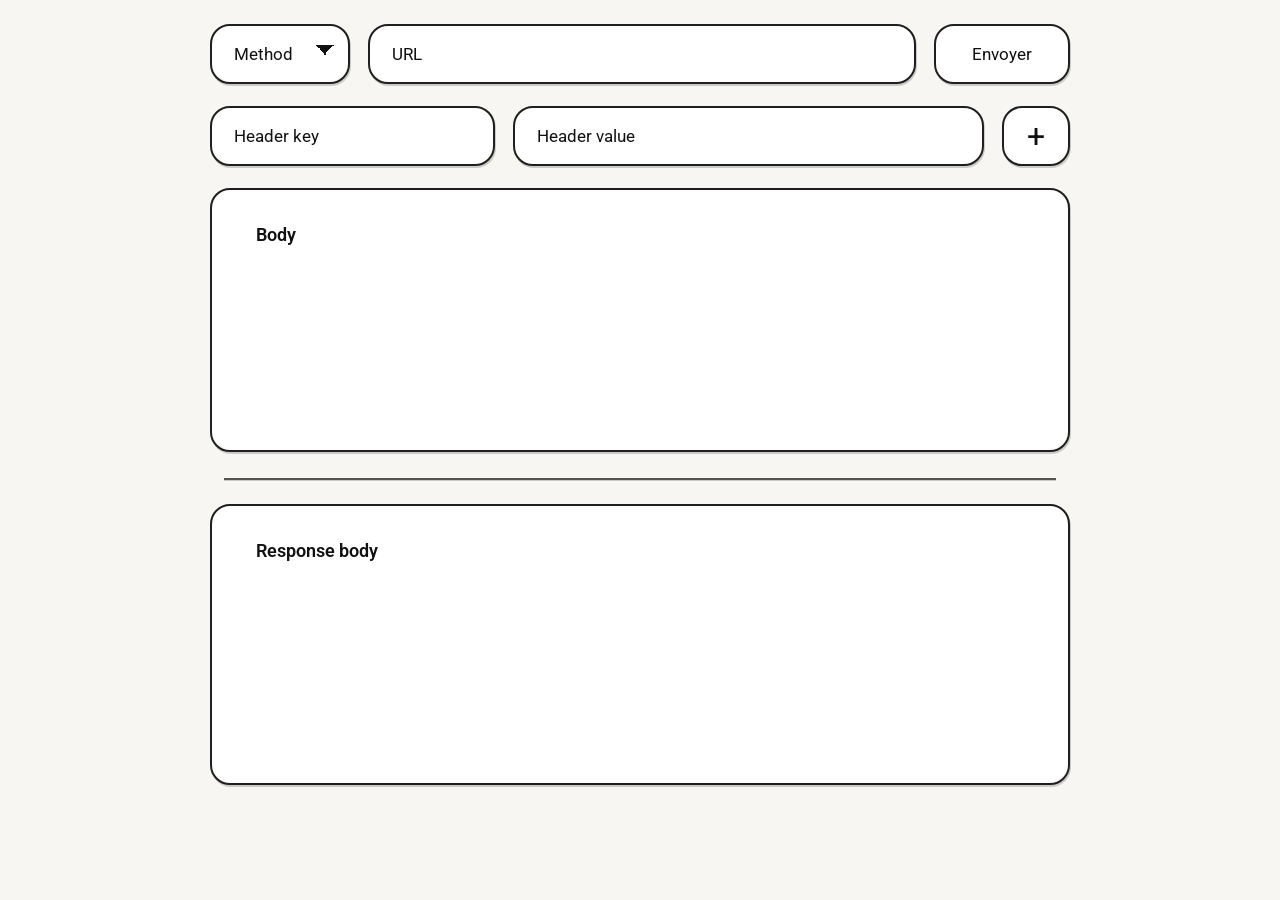
<file: Web/tp6/index.html>
<html lang="en">

<head>
    <meta charset="UTF-8">
    <meta name="viewport" content="width=device-width, initial-scale=1.0">
    <title>tp 6</title>
    <link rel="preconnect" href="https://fonts.googleapis.com">
    <link rel="preconnect" href="https://fonts.gstatic.com" crossorigin>
    <link href="https://fonts.googleapis.com/css2?family=Roboto:wght@400;500;700&display=swap" rel="stylesheet">
    <link rel="stylesheet" href="style.css">
</head>

<body>
    <main class="canvas">
        <section class="container">
            <div class="top-row">
                <select name="method" id="method" class="sketch-field method-field">
                    <option value="" selected disabled>Method</option>
                    <option value="get">Get</option>
                    <option value="post">Post</option>
                    <option value="put">Put</option>
                    <option value="patch">Patch</option>
                </select>
                <input type="text" name="url" id="url" class="sketch-field" placeholder="URL">
                <button type="button" class="sketch-button" id="envoyer-btn">Envoyer</button>
            </div>

            <div class="header-row">
                <input type="text" id="header-key" class="sketch-field" placeholder="Header key">
                <input type="text" id="header-value" class="sketch-field" placeholder="Header value">
                <button type="button" class="sketch-button icon-button" id="add-btn">+</button>
            </div>

            <section class="box body-box">
                <label for="request-body">Body</label>
                <textarea id="request-body"></textarea>
            </section>

            <div class="divider"></div>

            <section class="box response-box">
                <p class="box-title">Response body</p>
                <pre class="response-output"></pre>
            </section>
        </section>
    </main>
    <script src="script.js"></script>
</body>

</html>
</file>
<file: tp2/style.css>
:root {
    --bg: #ffffff;
    --fg: #09090b;
    --muted: #71717a;
    --muted-bg: #f4f4f5;
    --border: #e4e4e7;
    --input: #e4e4e7;
    --ring: #18181b;
    --radius: 0.5rem;
}

* {
    box-sizing: border-box;
    margin: 0;
    padding: 0;
}

body {
    font-family: -apple-system, BlinkMacSystemFont, "Inter", "Segoe UI", Roboto, sans-serif;
    background-color: var(--bg);
    color: var(--fg);
    display: flex;
    justify-content: center;
    padding: 60px 20px;
    line-height: 1.5;
    -webkit-font-smoothing: antialiased;
}

.container {
    width: 100%;
    max-width: 480px;
}

header {
    margin-bottom: 40px;
}

h1 {
    font-size: 1.875rem;
    font-weight: 700;
    letter-spacing: -0.025em;
    margin-bottom: 8px;
}

.description {
    font-size: 0.875rem;
    color: var(--muted);
}

form {
    display: grid;
    gap: 32px;
}

fieldset {
    border: none;
    display: grid;
    gap: 20px;
}

legend {
    font-size: 0.875rem;
    font-weight: 600;
    margin-bottom: 16px;
    color: var(--fg);
    text-transform: uppercase;
    letter-spacing: 0.05em;
}

.field {
    display: grid;
    gap: 8px;
}

label {
    font-size: 0.875rem;
    font-weight: 500;
    color: var(--fg);
}

input[type="text"],
input[type="email"],
input[type="tel"],
input[type="date"],
input[type="password"],
textarea,
select {
    width: 100%;
    padding: 8px 12px;
    border: 1px solid var(--border);
    background: var(--bg);
    border-radius: calc(var(--radius) - 2px);
    font-size: 0.875rem;
    color: var(--fg);
    transition: all 0.2s ease;
}

input:focus,
textarea:focus,
select:focus {
    outline: none;
    border-color: var(--ring);
    box-shadow: 0 0 0 2px rgba(24, 24, 27, 0.1);
}

input:invalid:not(:placeholder-shown) {
    border-color: #ef4444;
}

.hint {
    font-size: 0.75rem;
    color: var(--muted);
}

.options-container {
    display: flex;
    flex-direction: column;
    gap: 10px;
}

.checkbox-item {
    display: flex;
    align-items: center;
    gap: 8px;
    font-size: 0.875rem;
    cursor: pointer;
}

input[type="checkbox"],
input[type="radio"] {
    width: 16px;
    height: 16px;
    accent-color: var(--fg);
    cursor: pointer;
}

textarea {
    height: 100px;
    resize: none;
}

.file-input-wrapper {
    font-size: 0.875rem;
    color: var(--muted);
    border: 1px dashed var(--border);
    padding: 12px;
    border-radius: var(--radius);
    text-align: center;
}

.submit-btn {
    background: var(--fg);
    color: var(--bg);
    border: none;
    padding: 10px 16px;
    border-radius: var(--radius);
    font-weight: 600;
    font-size: 0.875rem;
    cursor: pointer;
    transition: opacity 0.2s;
    width: 100%;
}

.submit-btn:hover {
    opacity: 0.9;
}

.footer-note {
    margin-top: 24px;
    padding-top: 24px;
    border-top: 1px solid var(--border);
    font-size: 0.75rem;
    color: var(--muted);
    line-height: 1.4;
}

.grid-cols-2 {
    display: grid;
    grid-template-columns: 1fr 1fr;
    gap: 12px;
}

@media (max-width: 480px) {
    .grid-cols-2 {
        grid-template-columns: 1fr;
    }
}
</file>
<file: Web/tp6/style.css>
* {
    box-sizing: border-box;
    margin: 0;
    padding: 0;
}

body {
    min-height: 100vh;
    background: #f7f6f2;
    color: #111;
    font-family: "Roboto", sans-serif;
}

.canvas {
    padding: 24px;
}

.container {
    width: min(100%, 860px);
    margin: 0 auto;
}

.top-row,
.header-row {
    display: grid;
    gap: 18px;
    margin-bottom: 22px;
}

.top-row {
    grid-template-columns: 140px minmax(0, 1fr) 136px;
    align-items: center;
}

.header-row {
    grid-template-columns: minmax(0, 1fr) minmax(0, 1.65fr) 68px;
    align-items: center;
}

.sketch-field,
.sketch-button,
.box {
    background: #fff;
    border: 2px solid #1f1f1f;
    border-radius: 20px;
    box-shadow: 1px 2px 0 rgba(0, 0, 0, 0.18);
}

.sketch-field,
.sketch-button {
    min-height: 60px;
    padding: 0 22px;
    font: inherit;
    font-size: 1.05rem;
    color: #111;
}

.sketch-field {
    width: 100%;
    outline: none;
}

.sketch-field::placeholder {
    color: #111;
    opacity: 1;
}

.sketch-field:focus {
    box-shadow: 0 0 0 4px rgba(0, 0, 0, 0.06);
}

.method-field {
    appearance: none;
    background-image: linear-gradient(45deg, transparent 50%, #111 50%), linear-gradient(135deg, #111 50%, transparent 50%);
    background-position: calc(100% - 22px) calc(50% - 4px), calc(100% - 14px) calc(50% - 4px);
    background-size: 10px 10px, 10px 10px;
    background-repeat: no-repeat;
    padding-right: 50px;
}

.sketch-button {
    cursor: pointer;
}

.icon-button {
    padding: 0;
    font-size: 2rem;
    line-height: 1;
}

.box {
    min-height: 264px;
    padding: 34px 44px;
}

.body-box {
    display: flex;
    flex-direction: column;
    gap: 16px;
}

.body-box label,
.box-title {
    font-size: 1.15rem;
    font-weight: 600;
}

.body-box textarea {
    width: 100%;
    min-height: 150px;
    flex: 1;
    border: 0;
    outline: none;
    resize: none;
    background: transparent;
    font: inherit;
    font-size: 1.05rem;
    color: #111;
}

.divider {
    height: 2px;
    margin: 26px 14px 24px;
    background: rgba(17, 17, 17, 0.7);
    box-shadow: 0 1px 0 rgba(0, 0, 0, 0.18);
}

.response-box {
    min-height: 266px;
}

.response-output {
    margin-top: 18px;
    min-height: 170px;
    white-space: pre-wrap;
    font: inherit;
    font-size: 1.05rem;
    color: #111;
}
</file>
